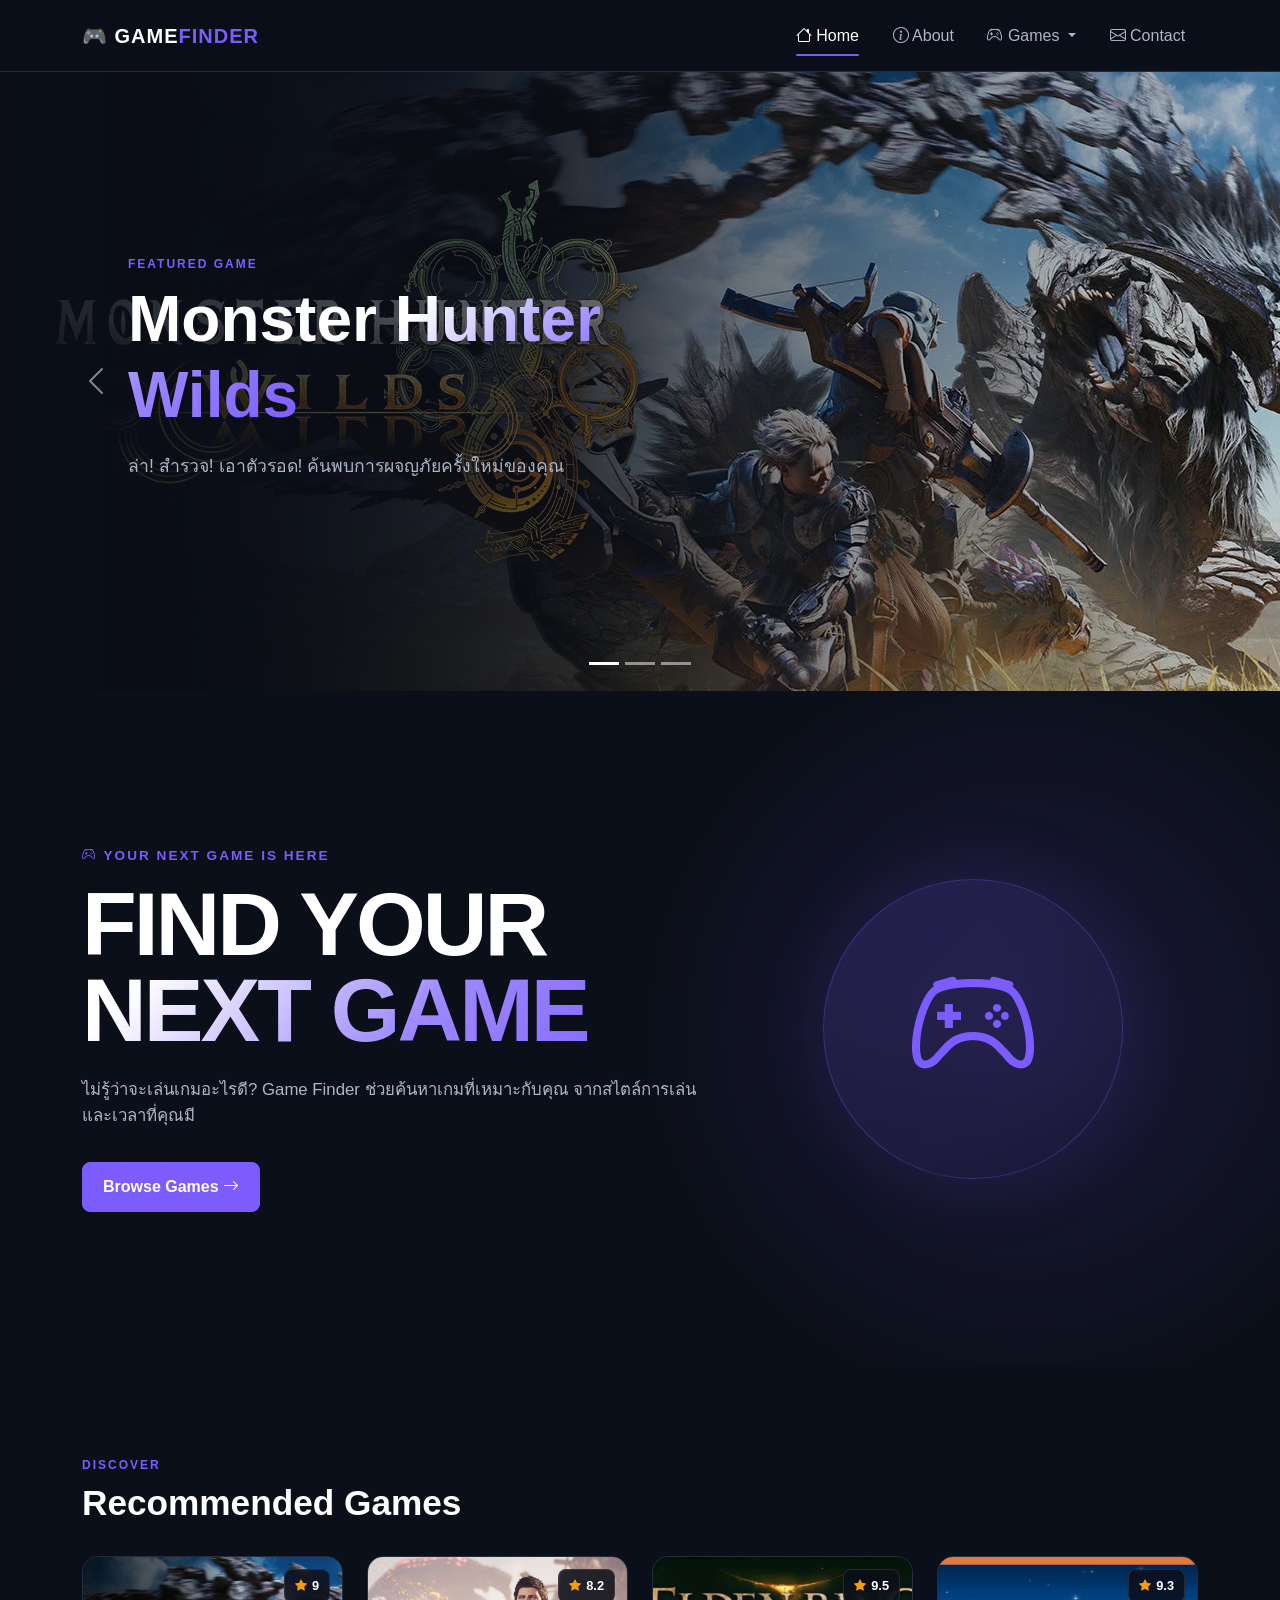
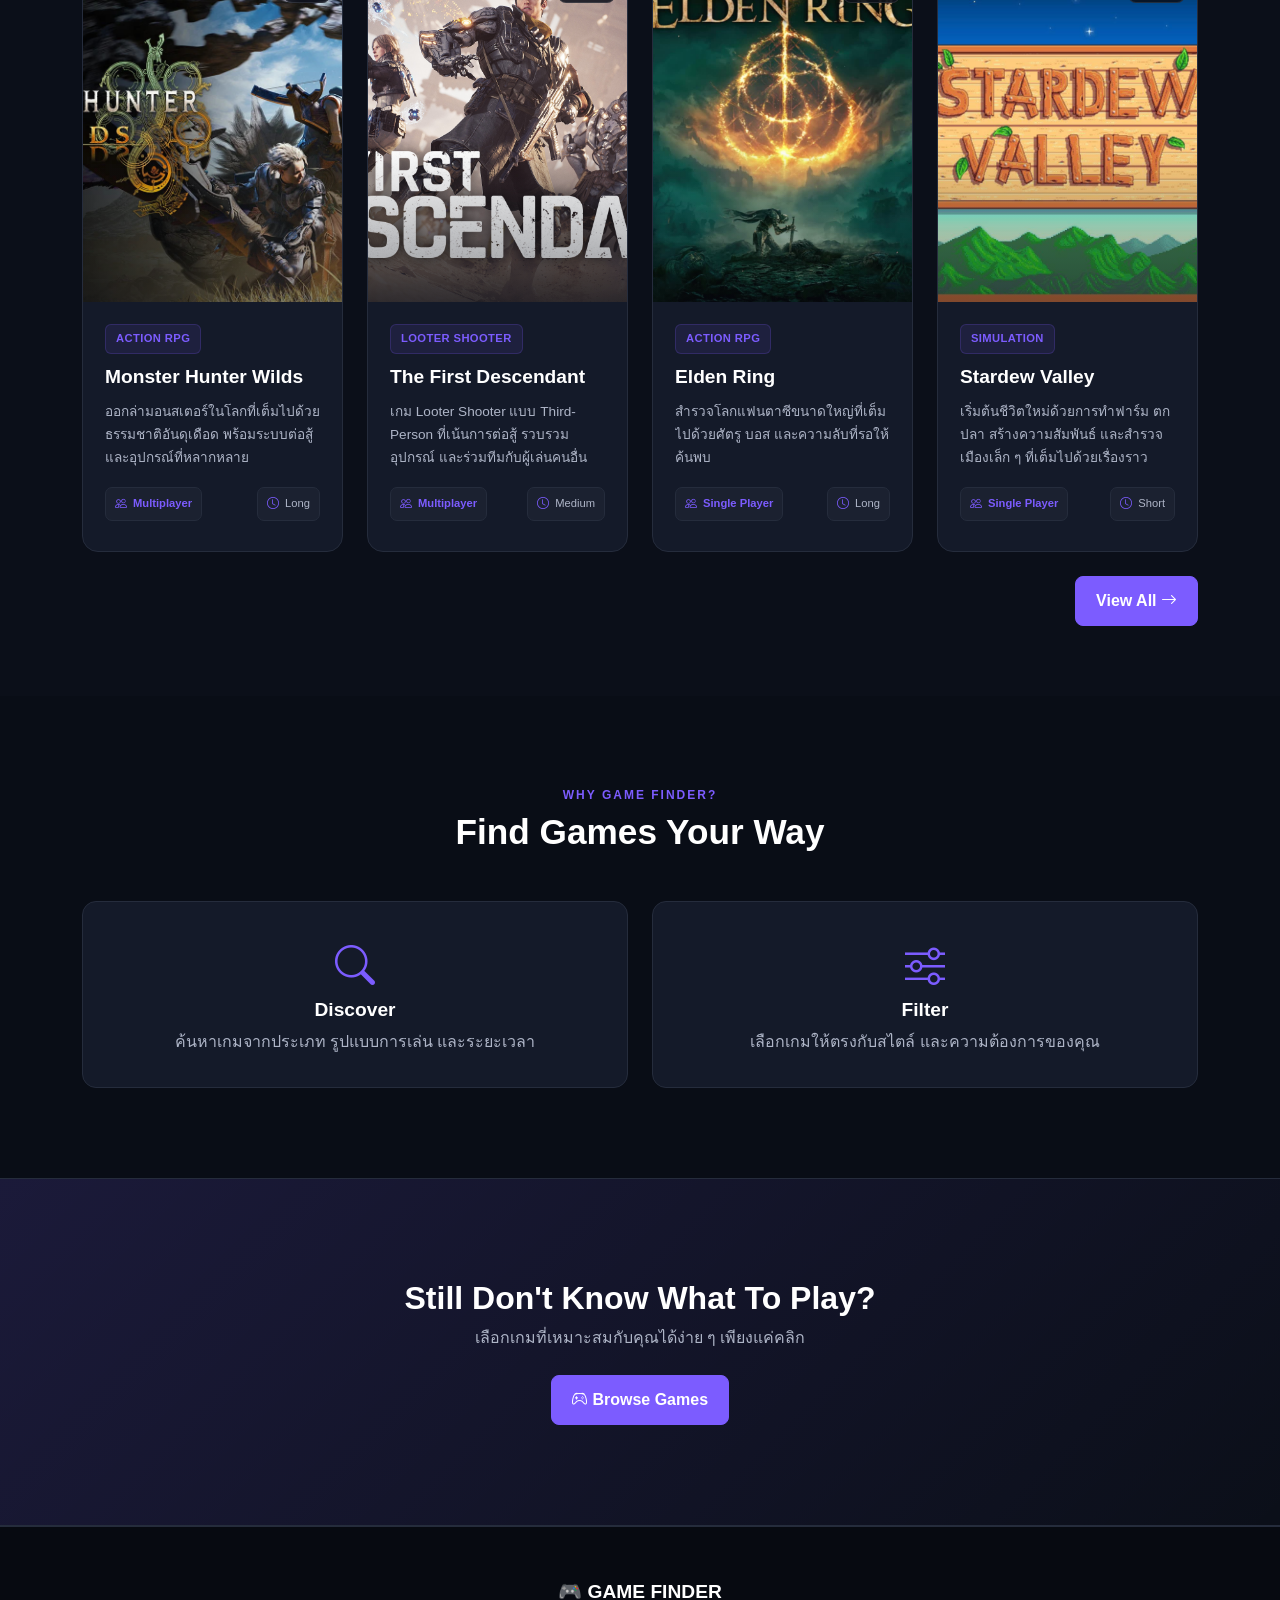
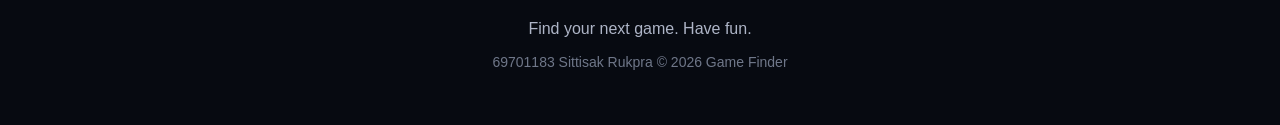
<file: index.html>
<!DOCTYPE html>
<html lang="th">

<head>

    <meta charset="UTF-8">

    <meta
        name="viewport"
        content="width=device-width, initial-scale=1.0"
    >

    <meta
        name="description"
        content="Game Finder เว็บไซต์ช่วยค้นหาเกมที่เหมาะกับคุณ"
    >

    <title>Game Finder | Find Your Next Game</title>


    <!-- Bootstrap 5 -->
    <link
        href="https://cdn.jsdelivr.net/npm/bootstrap@5.3.8/dist/css/bootstrap.min.css"
        rel="stylesheet"
    >


    <!-- Bootstrap Icons -->
    <link
        rel="stylesheet"
        href="https://cdn.jsdelivr.net/npm/bootstrap-icons@1.13.1/font/bootstrap-icons.min.css"
    >


    <!-- Custom CSS -->
    <link
        rel="stylesheet"
        href="css/style.css"
    >

</head>


<body>

    <!-- ====================================== -->
    <!-- NAVBAR -->
    <!-- ====================================== -->

    <div id="navbar"></div>


    <main>

        <!-- =========================
             HERO CAROUSEL
        ========================== -->

        <section class="home-carousel-section">

            <div
                id="gameCarousel"
                class="carousel slide carousel-fade"
                data-bs-ride="carousel"
            >


                <!-- Indicators -->

                <div class="carousel-indicators">

                    <button
                        type="button"
                        data-bs-target="#gameCarousel"
                        data-bs-slide-to="0"
                        class="active"
                        aria-current="true"
                        aria-label="Slide 1"
                    ></button>

                    <button
                        type="button"
                        data-bs-target="#gameCarousel"
                        data-bs-slide-to="1"
                        aria-label="Slide 2"
                    ></button>

                    <button
                        type="button"
                        data-bs-target="#gameCarousel"
                        data-bs-slide-to="2"
                        aria-label="Slide 3"
                    ></button>

                </div>



                <!-- Carousel Items -->

                <div class="carousel-inner">


                    <!-- Slide 1 -->

                    <div
                        class="carousel-item active"
                        data-bs-interval="5000"
                    >

                        <img
                            src="images/monster-hunter.jpg"
                            class="carousel-game-image"
                            alt="Monster Hunter Wilds"
                        >

                        <div class="carousel-overlay"></div>

                        <div class="carousel-caption-custom">

                            <p class="section-label">
                                FEATURED GAME
                            </p>

                            <h1>
                                Monster
                                <span style="
    color: transparent;
    background: linear-gradient(135deg, #ffffff 10%, #9B86FF 55%, #7C5CFF 100%);
    background-clip: text;
    -webkit-background-clip: text;">Hunter Wilds</span>
                            </h1>

                            <p>
                                ล่า! สำรวจ! เอาตัวรอด! ค้นพบการผจญภัยครั้งใหม่ของคุณ
                            </p>

                            <!--<button
                                type="button"
                                class="btn btn-primary-custom"
                                onclick="goToPage('games.html')"
                            >

                                <i class="bi bi-controller"></i>

                                Explore Games

                            </button>-->

                        </div>

                    </div>



                    <!-- Slide 2 -->

                    <div
                        class="carousel-item"
                        data-bs-interval="5000"
                    >

                        <img
                            src="images/elden-ring.jpg"
                            class="carousel-game-image"
                            alt="Elden Ring"
                        >

                        <div class="carousel-overlay"></div>

                        <div class="carousel-caption-custom">

                            <p class="section-label">
                                EXPLORE
                            </p>

                            <h1>
                                Elden <span style="
    color: transparent;
    background: linear-gradient(135deg, #ffffff 10%, #9B86FF 55%, #7C5CFF 100%);
    background-clip: text;
    -webkit-background-clip: text;">Ring</span>
                            </h1>

                            <p>
                                ก้าวเข้าสู่โลกอันกว้างใหญ่และ
                                สร้างเส้นทางแห่งการเดินทางของคุณเอง
                            </p>

                            <!--<button
                                type="button"
                                class="btn btn-primary-custom"
                                onclick="goToGameModal('Elden Ring')"
                            >

                                <i class="bi bi-info-circle"></i>

                                View Game

                            </button>-->

                        </div>

                    </div>



                    <!-- Slide 3 -->

                    <div
                        class="carousel-item"
                        data-bs-interval="5000"
                    >

                        <img
                            src="images/helldivers-2.jpg"
                            class="carousel-game-image"
                            alt="Helldivers 2"
                        >

                        <div class="carousel-overlay"></div>

                        <div class="carousel-caption-custom">

                            <p class="section-label">
                                PLAY TOGETHER
                            </p>

                            <h1>
                                Helldi<span style="
    color: transparent;
    background: linear-gradient(135deg, #ffffff 10%, #9B86FF 55%, #7C5CFF 100%);
    background-clip: text;
    -webkit-background-clip: text;">vers 2</span>
                            </h1>

                            <p>
                                รวมทีมกับเพื่อนของคุณ
                                และต่อสู้ไปด้วยกัน
                            </p>

                            <!--<button
                                type="button"
                                class="btn btn-primary-custom"
                                onclick="goToGameModal('Helldivers 2')"
                            >

                                <i class="bi bi-people"></i>

                                View Game

                            </button>-->

                        </div>

                    </div>

                </div>



                <!-- Previous -->

                <button
                    class="carousel-control-prev"
                    type="button"
                    data-bs-target="#gameCarousel"
                    data-bs-slide="prev"
                >

                    <span
                        class="carousel-control-prev-icon"
                        aria-hidden="true"
                    ></span>

                    <span class="visually-hidden">
                        Previous
                    </span>

                </button>



                <!-- Next -->

                <button
                    class="carousel-control-next"
                    type="button"
                    data-bs-target="#gameCarousel"
                    data-bs-slide="next"
                >

                    <span
                        class="carousel-control-next-icon"
                        aria-hidden="true"
                    ></span>

                    <span class="visually-hidden">
                        Next
                    </span>

                </button>

            </div>

        </section>

        <!-- ====================================== -->
        <!-- HERO -->
        <!-- ====================================== -->

        <section class="hero-section">

            <div class="container">

                <div class="row align-items-center min-vh-75">

                    <div class="col-lg-7">

                        <p class="hero-label">

                            <i class="bi bi-controller"></i>

                            YOUR NEXT GAME IS HERE

                        </p>


                        <h1 class="hero-title">

                            FIND YOUR

                            <span style="display: block;
    color: transparent;
    background: linear-gradient(135deg, #ffffff 10%, #9B86FF 55%, #7C5CFF 100%);
    background-clip: text;
    -webkit-background-clip: text;">NEXT GAME</span>

                        </h1>


                        <p class="hero-description">

                            ไม่รู้ว่าจะเล่นเกมอะไรดี?

                            <!--Game Playing ตอบโจทย์การเล่นเกมที่เหมาะกับคุณ  
                            จากสไตล์การเล่นและเวลาที่คุณมี-->

                            Game Finder ช่วยค้นหาเกมที่เหมาะกับคุณ
                            จากสไตล์การเล่นและเวลาที่คุณมี

                        </p>


                        <div class="d-flex flex-wrap gap-3">

                            <button
                                type="button"
                                class="btn btn-primary-custom"
                                onclick="goToPage('games.html')"
                            >

                                Browse Games

                                <i class="bi bi-arrow-right"></i>

                            </button>

                            <!--<button
                                type="button"
                                class="btn btn-primary-custom"
                                onclick="goToPage('finder.html')"
                            >

                                <i class="bi bi-search"></i>

                                Find My Game

                            </button>


                            <button
                                type="button"
                                class="btn btn-outline-light"
                                onclick="goToPage('games.html')"
                            >

                                Browse Games

                                <i class="bi bi-arrow-right"></i>

                            </button>-->

                        </div>

                    </div>


                    <div class="col-lg-5 d-none d-lg-block">

                        <div class="hero-decoration">

                            <i class="bi bi-controller"></i>

                        </div>

                    </div>

                </div>

            </div>

        </section>



        <!-- ====================================== -->
        <!-- RECOMMENDED GAMES -->
        <!-- ====================================== -->

        <section class="section-padding">

            <div class="container">

                <div class="section-heading">

                    <div>

                        <p class="section-label">
                            DISCOVER
                        </p>

                        <h2 class="section-title">
                            Recommended Games
                        </h2>

                    </div>

                </div>


                <div
                    id="recommendedGames"
                    class="row g-4"
                ></div>

                <div class="d-grid gap-2 d-md-flex justify-content-md-end">
                    <button
                        type="button"
                        class="btn btn-primary-custom mt-4"
                        onclick="goToPage('games.html')"
                        style="margin-bottom: -20px;"
                    >

                        View All

                        <i class="bi bi-arrow-right"></i>

                    </button>
                </div>

            </div>

        </section>



        <!-- ====================================== -->
        <!-- WHY GAME PLAYING -->
        <!-- ====================================== -->

        <section class="section-padding section-dark">

            <div class="container">

                <div class="text-center mb-5">

                    <p class="section-label">
                        WHY GAME FINDER?
                    </p>

                    <h2 class="section-title">
                        Find Games Your Way
                    </h2>

                </div>


                <div class="row g-4">


                    <div class="col-6">

                        <div class="feature-card">

                            <i class="bi bi-search feature-icon"></i>

                            <h3>
                                Discover
                            </h3>

                            <p>
                                ค้นหาเกมจากประเภท
                                รูปแบบการเล่น และระยะเวลา
                            </p>

                        </div>

                    </div>


                    <div class="col-6">

                        <div class="feature-card">

                            <i class="bi bi-sliders feature-icon"></i>

                            <h3>
                                Filter
                            </h3>

                            <p>
                                เลือกเกมให้ตรงกับสไตล์
                                และความต้องการของคุณ
                            </p>

                        </div>

                    </div>


                    <!--<div class="col-md-4">

                        <div class="feature-card">

                            <i class="bi bi-heart feature-icon"></i>

                            <h3>
                                More
                            </h3>

                            <p>
                                เจาะลึกข้อมูลเกมที่คุณสนใจ
                            </p>

                        </div>

                    </div>-->

                </div>

            </div>

        </section>



        <!-- ====================================== -->
        <!-- CTA -->
        <!-- ====================================== -->

        <section class="cta-section">

            <div class="container text-center">

                <h2>
                    Still Don't Know What To Play?
                </h2>

                <p>
                    เลือกเกมที่เหมาะสมกับคุณได้ง่าย ๆ เพียงแค่คลิก
                </p>


                <button
                    type="button"
                    class="btn btn-primary-custom"
                    onclick="goToPage('games.html')"
                >

                    <i class="bi bi-controller"></i>

                    Browse Games

                </button>

            </div>

        </section>

    </main>



    <!-- ====================================== -->
    <!-- FOOTER -->
    <!-- ====================================== -->

    <div id="footer-container"></div>



    <!-- Bootstrap JS -->

    <script
        src="https://cdn.jsdelivr.net/npm/bootstrap@5.3.8/dist/js/bootstrap.bundle.min.js"
    ></script>


    <!-- Project JS -->

    <script src="js/navbar.js"></script>

    <script src="js/games.js"></script>

    <script src="js/app.js"></script>

</body>

</html>
</file>
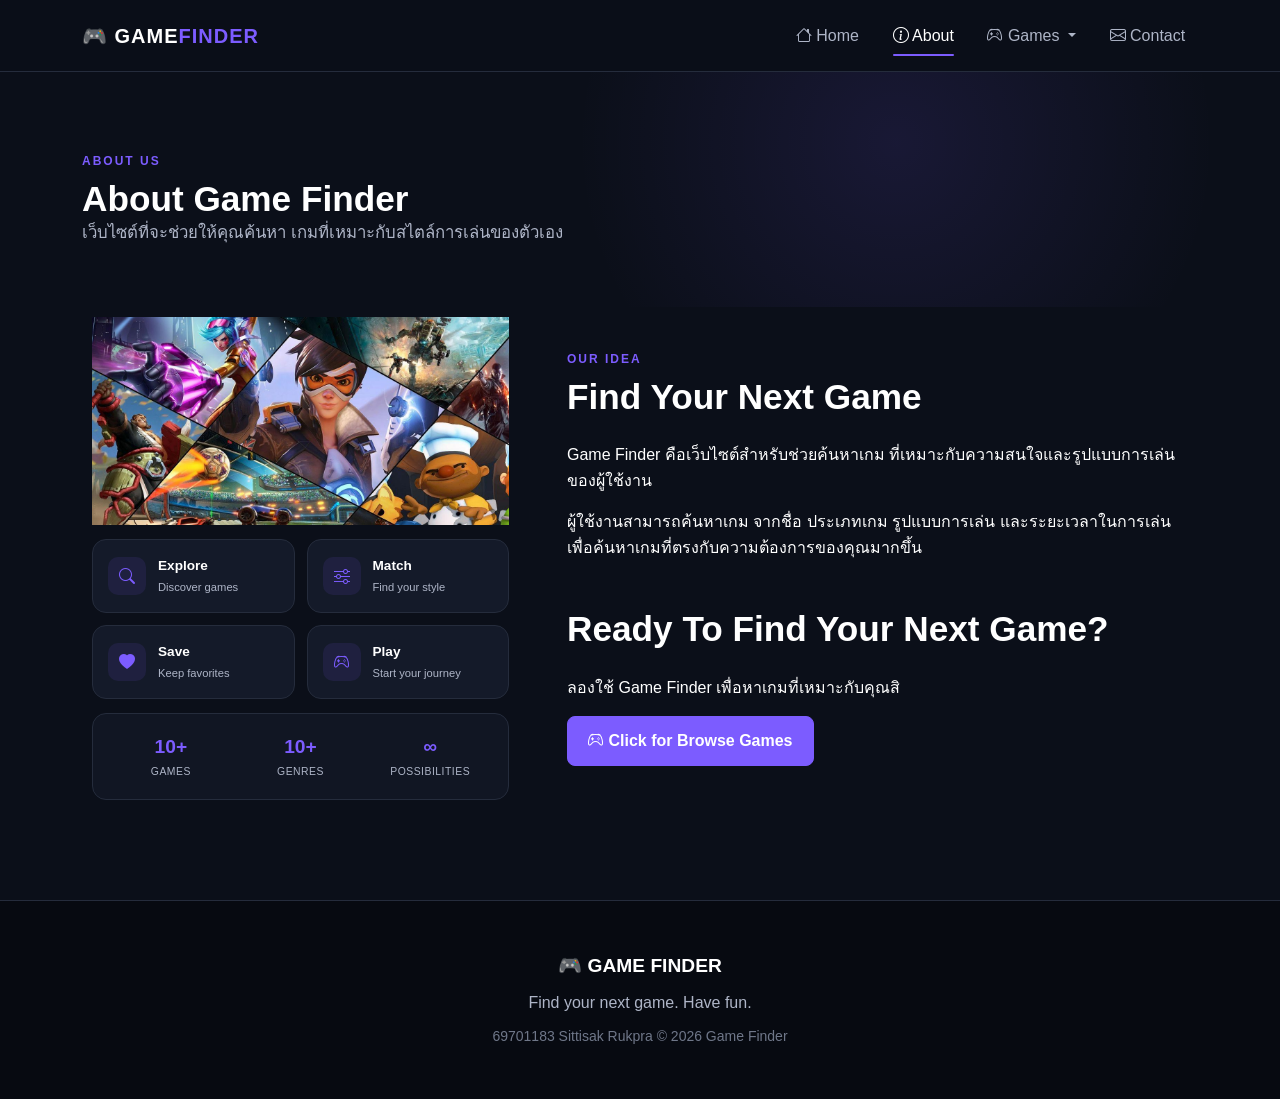
<file: about.html>
<!DOCTYPE html>
<html lang="th">

<head>

    <meta charset="UTF-8">

    <meta
        name="viewport"
        content="width=device-width, initial-scale=1.0"
    >

    <meta
        name="description"
        content="About Game Finder - Learn more about our website"
    >

    <title>
        About | Game Finder
    </title>


    <!-- Bootstrap 5 -->
    <link
        href="https://cdn.jsdelivr.net/npm/bootstrap@5.3.8/dist/css/bootstrap.min.css"
        rel="stylesheet"
    >


    <!-- Bootstrap Icons -->
    <link
        rel="stylesheet"
        href="https://cdn.jsdelivr.net/npm/bootstrap-icons@1.13.1/font/bootstrap-icons.min.css"
    >


    <!-- Custom CSS -->
    <link
        rel="stylesheet"
        href="css/style.css"
    >

</head>


<body>


    <!-- =========================
         NAVBAR
    ========================== -->

    <div id="navbar"></div>


    <main>


        <!-- =========================
             PAGE HEADER
        ========================== -->

        <section class="page-header">

            <div class="container">

                <p class="section-label">
                    ABOUT US
                </p>

                <h1 class="section-title">
                    About Game Finder
                </h1>

                <p class="hero-description">

                    <!--เว็บไซต์ที่จะช่วยให้เลือกเล่นเกม
                    ที่เหมาะกับสไตล์การเล่นของตัวเอง-->

                    เว็บไซต์ที่จะช่วยให้คุณค้นหา
                    เกมที่เหมาะกับสไตล์การเล่นของตัวเอง

                </p>

            </div>

        </section>



        <!-- =========================
             ABOUT INTRODUCTION
        ========================== -->

        <section class="section-padding pt-0">

            <div class="container">

                <div class="row align-items-center g-5">


                    <!-- Visual -->

                    <div class="col-lg-5">

                        <div class="about-game-showcase">

                            <!-- Main Card -->

                            <!--<div class="showcase-main-card">

                                <div class="showcase-top">

                                    <span class="showcase-badge">
                                        <i class="bi bi-stars"></i>
                                        GAME DISCOVERY
                                    </span>

                                    <span class="showcase-dots">
                                        • • •
                                    </span>

                                </div>

                                <div class="showcase-icon">
                                    <i class="bi bi-controller"></i>
                                </div>

                                <h3>
                                    Play Your
                                    <span>Next Game</span>
                                </h3>

                                <p>
                                    Discover games based on
                                    your play style.
                                </p>

                            </div>-->

                            <img src="images/imagesabout-gaming.jpeg" class="img-fluid" alt="Discover your next game">

                            <!-- Mini Cards -->

                            <div class="showcase-mini-grid">

                                <div class="showcase-mini-card">

                                    <i class="bi bi-search"></i>

                                    <div>
                                        <strong>Explore</strong>
                                        <small>Discover games</small>
                                    </div>

                                </div>


                                <div class="showcase-mini-card">

                                    <i class="bi bi-sliders"></i>

                                    <div>
                                        <strong>Match</strong>
                                        <small>Find your style</small>
                                    </div>

                                </div>


                                <div class="showcase-mini-card">

                                    <i class="bi bi-heart-fill"></i>

                                    <div>
                                        <strong>Save</strong>
                                        <small>Keep favorites</small>
                                    </div>

                                </div>


                                <div class="showcase-mini-card">

                                    <i class="bi bi-controller"></i>

                                    <div>
                                        <strong>Play</strong>
                                        <small>Start your journey</small>
                                    </div>

                                </div>

                            </div>


                            <!-- Bottom Stats -->

                            <div class="showcase-stats">

                                <div>
                                    <strong>10+</strong>
                                    <span>Games</span>
                                </div>

                                <div>
                                    <strong>10+</strong>
                                    <span>Genres</span>
                                </div>

                                <div>
                                    <strong>∞</strong>
                                    <span>Possibilities</span>
                                </div>

                            </div>

                        </div>

                    </div>



                    <!-- Content -->

                    <div class="col-lg-7">

                        <p class="section-label">
                            OUR IDEA
                        </p>

                        <h2 class="section-title mb-4">
                            Find Your Next Game
                        </h2>


                        <p class="about-text">

                            <!--Game Playing คือเว็บไซต์ที่ถูกออกแบบมา
                            เพื่อช่วยให้ผู้เล่นสามารถหาเกม
                            ที่เหมาะกับความสนใจและรูปแบบการเล่น
                            ของตัวเองได้ง่ายขึ้น-->

                            Game Finder คือเว็บไซต์สำหรับช่วยค้นหาเกม
                            ที่เหมาะกับความสนใจและรูปแบบการเล่นของผู้ใช้งาน

                        </p>


                        <p class="about-text">

                            <!--ผู้ใช้งานสามารถเลือกดูเกม
                            ค้นหาเกมจากชื่อ ประเภทเกม
                            รูปแบบการเล่น และระยะเวลาในการเล่น
                            เพื่อช่วยจำกัดตัวเลือกให้ตรงกับความต้องการ-->

                            ผู้ใช้งานสามารถค้นหาเกม
                            จากชื่อ ประเภทเกม รูปแบบการเล่น
                            และระยะเวลาในการเล่น
                            เพื่อค้นหาเกมที่ตรงกับความต้องการของคุณมากขึ้น

                        </p>


                        <!--<p class="about-text">

                            นอกจากนี้ผู้ใช้งานยังสามารถบันทึกเกม
                            ที่สนใจไว้ใน Favorites
                            เพื่อกลับมาดูภายหลังได้อีกด้วย

                        </p>-->

                        <h2 class="section-title mb-4 mt-5">
                            Ready To Find Your Next Game?
                        </h2>

                        <p class="about-text">

                            ลองใช้ Game Finder เพื่อหาเกมที่เหมาะกับคุณสิ

                        </p>

                        <button
                            type="button"
                            class="btn btn-primary-custom"
                            onclick="goToPage('games.html')"
                        >

                            <i class="bi bi-controller"></i>

                            Click for Browse Games

                        </button>

                            </div>

                        </div>

            </div>

        </section>



        <!-- =========================
             HOW IT WORKS
        ========================== -->

        <!-- <section class="section-padding section-dark">

            <div class="container">


                <div class="text-center mb-5">

                    <p class="section-label">
                        HOW IT WORKS
                    </p>

                    <h2 class="section-title">
                        How Game Playing Works
                    </h2>

                </div>



                <div class="row g-4">

                    <div class="col-md-4">

                        <div class="feature-card">

                            <div class="about-step">
                                01
                            </div>


                            <i class="bi bi-search feature-icon"></i>


                            <h3>
                                Explore
                            </h3>


                            <p>

                                เลือกดูเกมจากรายการ
                                และค้นหาเกมที่คุณสนใจ

                            </p>

                        </div>

                    </div>

                    <div class="col-md-4">

                        <div class="feature-card">

                            <div class="about-step">
                                02
                            </div>


                            <i class="bi bi-sliders feature-icon"></i>


                            <h3>
                                Choose
                            </h3>


                            <p>

                                ใช้ตัวกรองหรือทำแบบทดสอบ
                                เพื่อค้นหาเกมที่เหมาะกับคุณ

                            </p>

                        </div>

                    </div>

                    <div class="col-md-4">

                        <div class="feature-card">

                            <div class="about-step">
                                03
                            </div>


                            <i class="bi bi-heart feature-icon"></i>


                            <h3>
                                Save
                            </h3>


                            <p>

                                บันทึกเกมที่ชอบไว้ใน Favorites
                                และกลับมาดูได้ทุกเมื่อ

                            </p>

                        </div>

                    </div>


                </div>

            </div>

        </section> -->



        <!-- =========================
             WEBSITE FEATURES
        ========================== -->

        <!--<section class="section-padding">

            <div class="container">


                <div class="text-center mb-5">

                    <p class="section-label">
                        FEATURES
                    </p>

                    <h2 class="section-title">
                        What You Can Do
                    </h2>

                </div>



                <div class="row g-4">


                    <div class="col-md-6 col-lg-3">

                        <div class="tech-card">

                            <i class="bi bi-controller"></i>

                            <h3>
                                Browse Games
                            </h3>

                            <p>
                                ดูรายการเกมที่มีอยู่
                                และเลือกเกมที่น่าสนใจ
                            </p>

                        </div>

                    </div>



                    <div class="col-md-6 col-lg-3">

                        <div class="tech-card">

                            <i class="bi bi-search"></i>

                            <h3>
                                Search
                            </h3>

                            <p>
                                ค้นหาเกมจากชื่อ
                                ได้อย่างรวดเร็ว
                            </p>

                        </div>

                    </div>



                    <div class="col-md-6 col-lg-3">

                        <div class="tech-card">

                            <i class="bi bi-sliders"></i>

                            <h3>
                                Filter
                            </h3>

                            <p>
                                กรองเกมตาม Genre
                                Mode และ Play Time
                            </p>

                        </div>

                    </div>



                    <div class="col-md-6 col-lg-3">

                        <div class="tech-card">

                            <i class="bi bi-heart"></i>

                            <h3>
                                More
                            </h3>

                            <p>
                                เจาะลึกข้อมูลเกมที่คุณสนใจได้
                                ไว้สำหรับดูภายหลัง
                            </p>

                        </div>

                    </div>


                </div>

            </div>

        </section>-->



        <!-- =========================
             CTA
        ========================== -->

        <!--<section class="cta-section">

            <div class="container text-center">

                <h2>
                    Ready To Find Your Next Game?
                </h2>

                <p>

                    ลองใช้ Game Playing
                    เพื่อหาเกมที่เหมาะกับคุณ

                </p>


                <button
                    type="button"
                    class="btn btn-primary-custom"
                    onclick="goToPage('games.html')"
                >

                    <i class="bi bi-controller"></i>

                    Browse Games

                </button>

            </div>

        </section>-->


    </main>



    <!-- =========================
         FOOTER
    ========================== -->

    <div id="footer-container"></div>



    <!-- Bootstrap JS -->

    <script
        src="https://cdn.jsdelivr.net/npm/bootstrap@5.3.8/dist/js/bootstrap.bundle.min.js"
    ></script>


    <!-- Custom JavaScript -->

    <script src="js/navbar.js"></script>

    <script src="js/games.js"></script>

    <script src="js/app.js"></script>


</body>

</html>
</file>
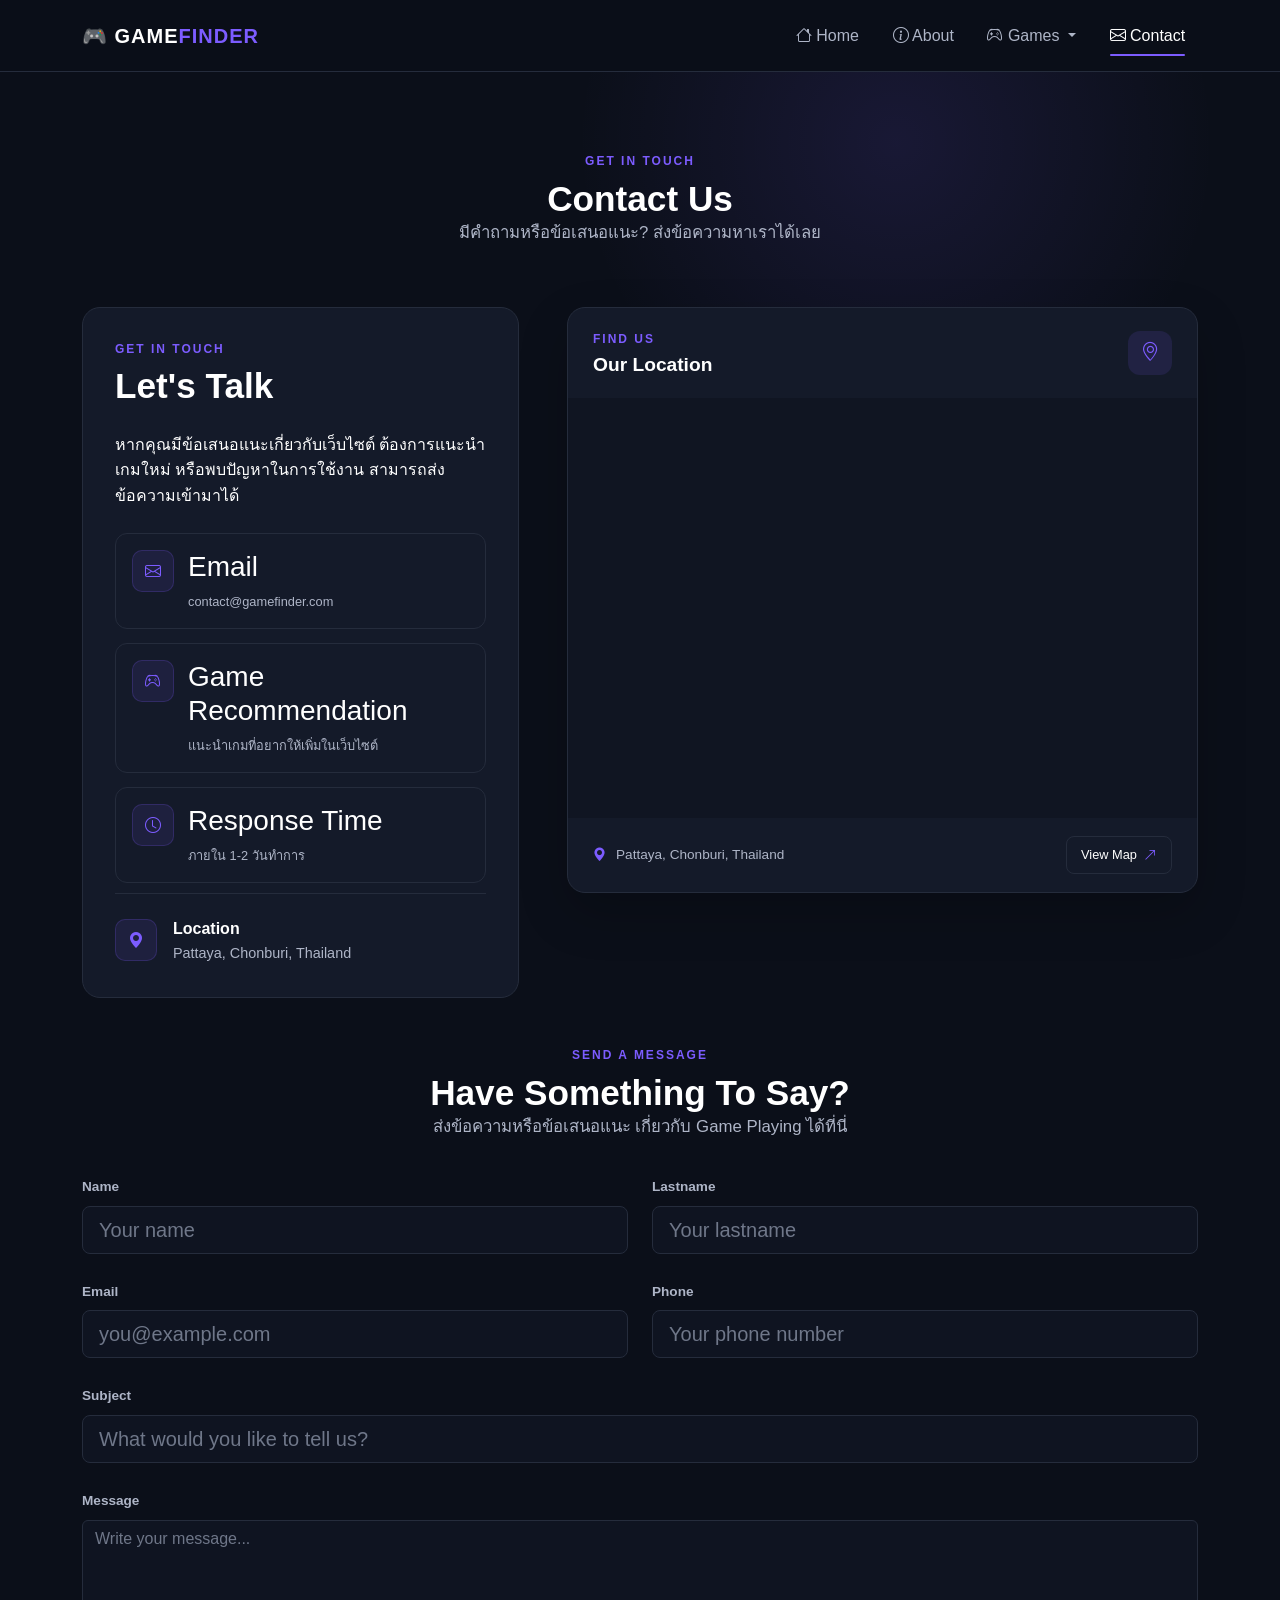
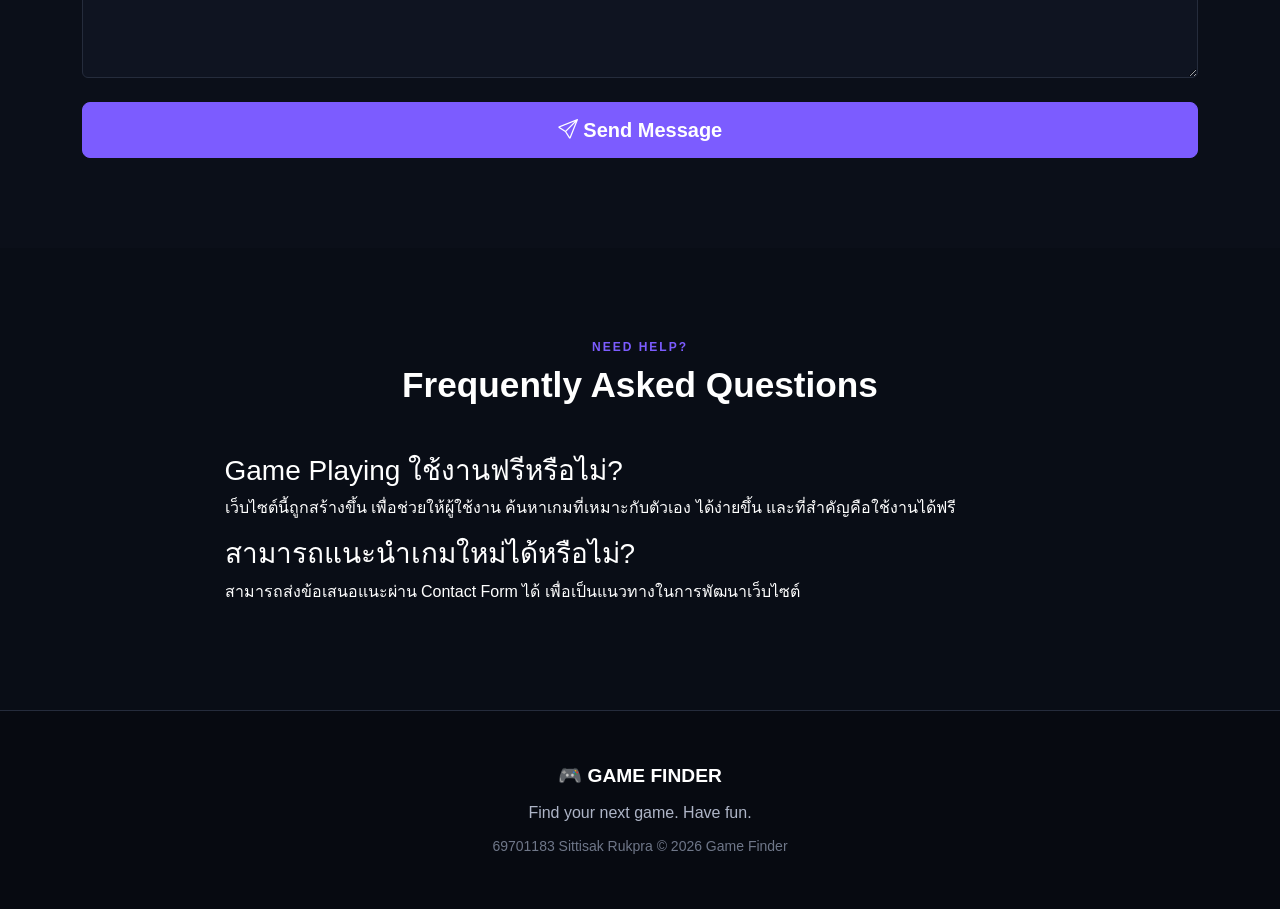
<file: contact.html>
<!DOCTYPE html>
<html lang="th">

<head>

    <meta charset="UTF-8">

    <meta
        name="viewport"
        content="width=device-width, initial-scale=1.0"
    >

    <meta
        name="description"
        content="Contact Game Finder"
    >

    <title>
        Contact | Game Finder
    </title>


    <!-- Bootstrap 5 -->

    <link
        href="https://cdn.jsdelivr.net/npm/bootstrap@5.3.8/dist/css/bootstrap.min.css"
        rel="stylesheet"
    >


    <!-- Bootstrap Icons -->

    <link
        rel="stylesheet"
        href="https://cdn.jsdelivr.net/npm/bootstrap-icons@1.13.1/font/bootstrap-icons.min.css"
    >


    <!-- Custom CSS -->

    <link
        rel="stylesheet"
        href="css/style.css"
    >

</head>


<body>


    <!-- =========================
         NAVBAR
    ========================== -->

    <div id="navbar"></div>



    <main>


        <!-- =========================
             PAGE HEADER
        ========================== -->

        <section class="page-header">

            <div class="container text-center">

                <p class="section-label">
                    GET IN TOUCH
                </p>

                <h1 class="section-title">
                    Contact Us
                </h1>

                <p class="hero-description mx-auto">

                    มีคำถามหรือข้อเสนอแนะ?
                    ส่งข้อความหาเราได้เลย

                </p>

            </div>

        </section>

        <!-- =========================
            CONTACT SECTION
        ========================== -->

        <section class="section-padding pt-0">

            <div class="container">

                <div class="row g-4 g-lg-5">

                    <!-- =====================
                        CONTACT INFORMATION
                    ====================== -->

                    <div class="col-lg-5">

                        <div class="contact-info-card">

                            <p class="section-label">
                                GET IN TOUCH
                            </p>

                            <h2 class="section-title mb-4">
                                Let's Talk
                            </h2>

                            <p class="about-text">

                                หากคุณมีข้อเสนอแนะเกี่ยวกับเว็บไซต์
                                ต้องการแนะนำเกมใหม่
                                หรือพบปัญหาในการใช้งาน
                                สามารถส่งข้อความเข้ามาได้

                            </p>


                            <!-- Contact Items -->

                            <div class="contact-info-list">


                                <!-- Email -->

                                <div class="contact-info-item">

                                    <div class="contact-icon">

                                        <i class="bi bi-envelope"></i>

                                    </div>

                                    <div>

                                        <h3>
                                            Email
                                        </h3>

                                        <p>
                                            contact@gamefinder.com
                                        </p>

                                    </div>

                                </div>


                                <!-- Game Recommendation -->

                                <div class="contact-info-item">

                                    <div class="contact-icon">

                                        <i class="bi bi-controller"></i>

                                    </div>

                                    <div>

                                        <h3>
                                            Game Recommendation
                                        </h3>

                                        <p>
                                            แนะนำเกมที่อยากให้เพิ่มในเว็บไซต์
                                        </p>

                                    </div>

                                </div>


                                <!-- Response -->

                                <div class="contact-info-item">

                                    <div class="contact-icon">

                                        <i class="bi bi-clock"></i>

                                    </div>

                                    <div>

                                        <h3>
                                            Response Time
                                        </h3>

                                        <p>
                                            ภายใน 1-2 วันทำการ
                                        </p>

                                    </div>

                                </div>

                            </div>


                            <!-- Location -->

                            <div class="contact-location">

                                <div class="contact-icon">

                                    <i class="bi bi-geo-alt-fill"></i>

                                </div>

                                <div>

                                    <h3>
                                        Location
                                    </h3>

                                    <p>
                                        Pattaya, Chonburi, Thailand
                                    </p>

                                </div>

                            </div>


                        </div>

                    </div>


                    <!-- =====================
                        GOOGLE MAP
                    ====================== -->

                    <div class="col-lg-7">

                        <div class="map-card">

                            <div class="map-header">

                                <div>

                                    <p class="section-label mb-1">
                                        FIND US
                                    </p>

                                    <h3>
                                        Our Location
                                    </h3>

                                </div>

                                <div class="map-header-icon">

                                    <i class="bi bi-geo-alt"></i>

                                </div>

                            </div>


                            <!-- Google Maps -->

                            <div class="google-map">

                                <iframe
                                    src="https://www.google.com/maps?q=Pattaya,Chonburi,Thailand&output=embed"
                                    width="100%"
                                    height="420"
                                    style="border:0;"
                                    allowfullscreen=""
                                    loading="lazy"
                                    referrerpolicy="no-referrer-when-downgrade"
                                    title="Game Finder Location"
                                >
                                </iframe>

                            </div>


                            <!-- Map Footer -->

                            <div class="map-footer">

                                <div>

                                    <i class="bi bi-geo-alt-fill"></i>

                                    <span>
                                        Pattaya, Chonburi, Thailand
                                    </span>

                                </div>
                                
                                <button
                                    type="button"
                                    class="map-button"
                                    onclick="openMap()"
                                >

                                    View Map

                                    <i class="bi bi-arrow-up-right"></i>

                                </button>

                            </div>

                        </div>

                    </div>

                </div>


                <!-- =====================
                    CONTACT FORM
                ====================== -->

                <div class="row mt-5">

                    <div class="col-12">

                        <div class="contact-form-card">

                            <div class="text-center mb-4">

                                <p class="section-label">
                                    SEND A MESSAGE
                                </p>

                                <h2 class="section-title">
                                    Have Something To Say?
                                </h2>

                                <p class="hero-description mx-auto">

                                    ส่งข้อความหรือข้อเสนอแนะ
                                    เกี่ยวกับ Game Playing ได้ที่นี่

                                </p>

                            </div>

                            <div
                                id="contactAlert"
                                class="alert alert-warning custom-alert d-none"
                                role="alert"
                            >
                                <i class="bi bi-exclamation-triangle-fill"></i>

                                <div>
                                    <strong>ข้อมูลยังไม่ครบ</strong>

                                    <p>
                                        กรุณากรอกข้อมูลให้ครบทุกช่องก่อนส่งข้อความ
                                    </p>
                                </div>

                            </div>


                            <form id="contactForm" novalidate>

                                <div class="row g-4">


                                    <!-- Name -->

                                    <div class="col-md-6">

                                        <label
                                            for="name"
                                            class="form-label"
                                        >
                                            Name
                                        </label>

                                        <input
                                            type="text"
                                            id="name"
                                            class="form-control form-control-lg"
                                            placeholder="Your name"
                                            required
                                        >

                                    </div>

                                    <!-- Lastname -->

                                    <div class="col-md-6">

                                        <label
                                            for="lastname"
                                            class="form-label"
                                        >
                                            Lastname
                                        </label>

                                        <input
                                            type="text"
                                            id="lastname"
                                            class="form-control form-control-lg"
                                            placeholder="Your lastname"
                                            required
                                        >

                                    </div>


                                    <!-- Email -->

                                    <div class="col-md-6">

                                        <label
                                            for="email"
                                            class="form-label"
                                        >
                                            Email
                                        </label>

                                        <input
                                            type="email"
                                            id="email"
                                            class="form-control form-control-lg"
                                            placeholder="you@example.com"
                                            required
                                        >

                                    </div>

                                    <!-- Phone -->

                                    <div class="col-md-6">

                                        <label
                                            for="phone"
                                            class="form-label"
                                        >
                                            Phone
                                        </label>

                                        <input
                                            type="number"
                                            id="phone"
                                            class="form-control form-control-lg"
                                            placeholder="Your phone number"
                                            required
                                        >

                                    </div>


                                    <!-- Subject -->

                                    <div class="col-12">

                                        <label
                                            for="subject"
                                            class="form-label"
                                        >
                                            Subject
                                        </label>

                                        <input
                                            type="text"
                                            id="subject"
                                            class="form-control form-control-lg"
                                            placeholder="What would you like to tell us?"
                                            required
                                        >

                                    </div>


                                    <!-- Message -->

                                    <div class="col-12">

                                        <label
                                            for="message"
                                            class="form-label"
                                        >
                                            Message
                                        </label>

                                        <textarea
                                            id="message"
                                            class="form-control"
                                            rows="6"
                                            placeholder="Write your message..."
                                            required
                                        ></textarea>

                                    </div>


                                    <!-- Submit -->

                                    <div class="col-12">

                                        <button
                                            type="submit"
                                            class="btn btn-primary-custom btn-lg w-100"
                                        >

                                            <i class="bi bi-send"></i>

                                            Send Message

                                        </button>

                                    </div>

                                </div>

                            </form>


                            <!-- Success Message -->

                            <div
                                id="contactSuccess"
                                class="contact-success d-none"
                            >

                                <i class="bi bi-check-circle"></i>

                                <h3>
                                    Message Sent!
                                </h3>

                                <p>

                                    ขอบคุณสำหรับข้อความ
                                    เราจะนำข้อเสนอแนะของคุณ
                                    ไปพิจารณาต่อไป

                                </p>

                            </div>

                        </div>

                    </div>

                </div>

            </div>

        </section>



        <!-- =========================
             FAQ
        ========================== -->

        <section class="section-padding section-dark">

            <div class="container">


                <div class="text-center mb-5">

                    <p class="section-label">
                        NEED HELP?
                    </p>

                    <h2 class="section-title">
                        Frequently Asked Questions
                    </h2>

                </div>



                <div class="row justify-content-center">

                    <div class="col-lg-9">


                        <!-- FAQ 1 -->

                        <div class="faq-item">

                            <h3>
                                Game Playing ใช้งานฟรีหรือไม่?
                            </h3>

                            <p>

                                <!--เว็บไซต์นี้ถูกสร้างขึ้น
                                เพื่อช่วยให้ผู้ใช้งาน
                                หาเกมที่เหมาะกับตัวเอง
                                ได้ง่ายขึ้น และที่สำคัญคือใช้งานได้ฟรี-->

                                เว็บไซต์นี้ถูกสร้างขึ้น
                                เพื่อช่วยให้ผู้ใช้งาน
                                ค้นหาเกมที่เหมาะกับตัวเอง
                                ได้ง่ายขึ้น และที่สำคัญคือใช้งานได้ฟรี

                            </p>

                        </div>



                        <!-- FAQ 2 -->

                        <!--<div class="faq-item">

                            <h3>
                                Favorites เก็บข้อมูลไว้ที่ไหน?
                            </h3>

                            <p>

                                รายการ Favorites จะถูกเก็บไว้ใน
                                Local Storage ของ Browser
                                โดยไม่จำเป็นต้องใช้ Database

                            </p>

                        </div>-->



                        <!-- FAQ 3 -->

                        <div class="faq-item">

                            <h3>
                                สามารถแนะนำเกมใหม่ได้หรือไม่?
                            </h3>

                            <p>

                                สามารถส่งข้อเสนอแนะผ่าน
                                Contact Form ได้
                                เพื่อเป็นแนวทางในการพัฒนาเว็บไซต์

                            </p>

                        </div>



                        <!-- FAQ 4 -->

                        <!--<div class="faq-item">

                            <h3>
                                Contact Form ส่งข้อมูลจริงหรือไม่?
                            </h3>

                            <p>

                                แบบฟอร์มนี้เป็นระบบ Front-end
                                สำหรับการสาธิตการทำงานของเว็บไซต์
                                ข้อมูลจะยังไม่ได้ถูกส่งไปยัง Server
                                หรือ Database จริง

                            </p>

                        </div>-->


                    </div>

                </div>

            </div>

        </section>



    </main>



    <!-- =========================
         FOOTER
    ========================== -->

    <div id="footer-container"></div>



    <!-- Bootstrap JS -->

    <script
        src="https://cdn.jsdelivr.net/npm/bootstrap@5.3.8/dist/js/bootstrap.bundle.min.js"
    ></script>



    <!-- Custom JavaScript -->

    <script src="js/navbar.js"></script>

    <script src="js/games.js"></script>

    <script src="js/app.js"></script>



    <!-- Contact Form JavaScript -->

    <script>

        document.addEventListener(
            "DOMContentLoaded",
            function () {

                const form =
                    document.getElementById(
                        "contactForm"
                    );

                const alertBox =
                    document.getElementById(
                        "contactAlert"
                    );

                const success =
                    document.getElementById(
                        "contactSuccess"
                    );


                // ถ้าไม่มี Form ให้หยุดทำงาน

                if (!form) {
                    return;
                }


                form.addEventListener(
                    "submit",
                    function (event) {

                        event.preventDefault();


                        // =====================================
                        // CHECK FORM
                        // =====================================

                        if (!form.checkValidity()) {

                            event.stopPropagation();


                            // แสดง Bootstrap Alert

                            if (alertBox) {

                                alertBox.classList.remove(
                                    "d-none"
                                );

                            }


                            // แสดง Validation ของ Bootstrap

                            form.classList.add(
                                "was-validated"
                            );


                            // เลื่อนไปหา Alert

                            if (alertBox) {

                                alertBox.scrollIntoView({
                                    behavior: "smooth",
                                    block: "center"
                                });

                            }

                            return;
                        }


                        // =====================================
                        // FORM COMPLETE
                        // =====================================

                        if (alertBox) {

                            alertBox.classList.add(
                                "d-none"
                            );

                        }


                        form.classList.add(
                            "d-none"
                        );


                        if (success) {

                            success.classList.remove(
                                "d-none"
                            );

                        }

                    }
                );


                // =====================================
                // HIDE ALERT WHEN USER STARTS FIXING FORM
                // =====================================

                form.addEventListener(
                    "input",
                    function () {

                        if (alertBox) {

                            alertBox.classList.add(
                                "d-none"
                            );

                        }

                    }
                );

            }
        );

    </script>


</body>

</html>
</file>
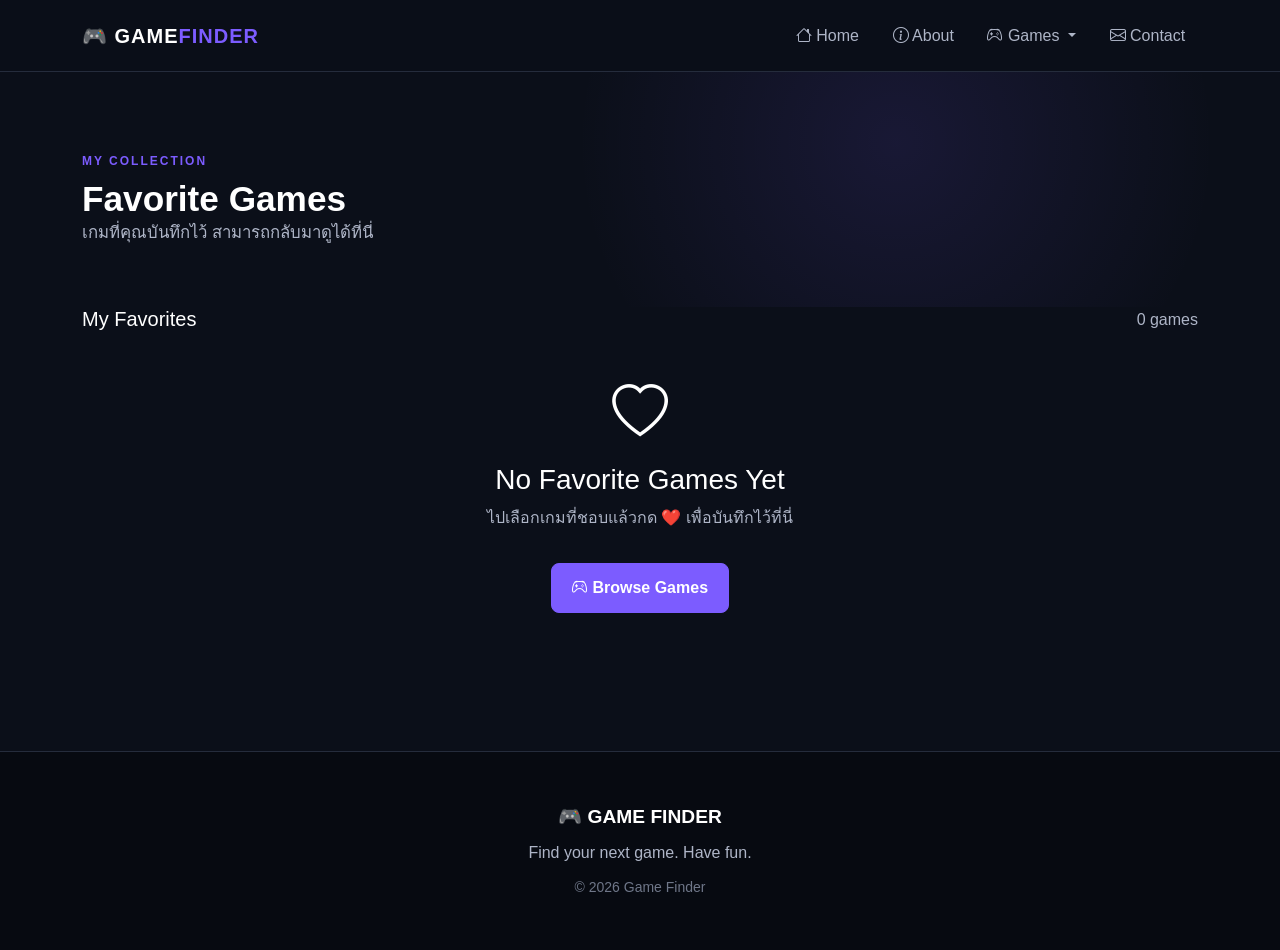
<file: favorites.html>
<!DOCTYPE html>
<html lang="th">

<head>

    <meta charset="UTF-8">

    <meta
        name="viewport"
        content="width=device-width, initial-scale=1.0"
    >

    <meta
        name="description"
        content="Game Finder - Favorite Games"
    >

    <title>Favorites | Game Finder</title>


    <!-- Bootstrap -->

    <link
        href="https://cdn.jsdelivr.net/npm/bootstrap@5.3.8/dist/css/bootstrap.min.css"
        rel="stylesheet"
    >


    <!-- Bootstrap Icons -->

    <link
        rel="stylesheet"
        href="https://cdn.jsdelivr.net/npm/bootstrap-icons@1.13.1/font/bootstrap-icons.min.css"
    >


    <!-- Custom CSS -->

    <link
        rel="stylesheet"
        href="css/style.css"
    >

</head>


<body>

    <!-- NAVBAR -->

    <div id="navbar"></div>


    <main>

        <!-- HEADER -->

        <section class="page-header">

            <div class="container">

                <p class="section-label">
                    MY COLLECTION
                </p>

                <h1 class="section-title">
                    Favorite Games
                </h1>

                <p class="hero-description">
                    เกมที่คุณบันทึกไว้
                    สามารถกลับมาดูได้ที่นี่
                </p>

            </div>

        </section>



        <!-- FAVORITES -->

        <section class="section-padding pt-0">

            <div class="container">


                <!-- COUNT -->

                <div class="d-flex justify-content-between align-items-center mb-4">

                    <h2 class="h5 mb-0">
                        My Favorites
                    </h2>


                    <span
                        id="favoriteCount"
                        class="text-secondary"
                    >
                        0 games
                    </span>

                </div>



                <!-- FAVORITE GAMES -->

                <div
                    id="favoritesContainer"
                    class="row g-4"
                ></div>



                <!-- EMPTY -->

                <div
                    id="emptyFavorites"
                    class="text-center py-5 d-none"
                >

                    <i class="bi bi-heart display-4"></i>

                    <h3 class="mt-3">
                        No Favorite Games Yet
                    </h3>

                    <p class="text-secondary">
                        ไปเลือกเกมที่ชอบแล้วกด ❤️
                        เพื่อบันทึกไว้ที่นี่
                    </p>


                    <button
                        type="button"
                        class="btn btn-primary-custom mt-3"
                        onclick="goToPage('games.html')"
                    >

                        <i class="bi bi-controller"></i>

                        Browse Games

                    </button>

                </div>

            </div>

        </section>

    </main>



    <!-- FOOTER -->

    <footer class="site-footer">

        <div class="container text-center">

            <div class="footer-logo">
                🎮 GAME FINDER
            </div>

            <p>
                Find your next game. Have fun.
            </p>

            <small>
                © 2026 Game Finder
            </small>

        </div>

    </footer>



    <!-- Bootstrap JS -->

    <script
        src="https://cdn.jsdelivr.net/npm/bootstrap@5.3.8/dist/js/bootstrap.bundle.min.js"
    ></script>


    <!-- Project JS -->

    <script src="js/navbar.js"></script>

    <script src="js/games.js"></script>

    <script src="js/app.js"></script>

</body>

</html>
</file>
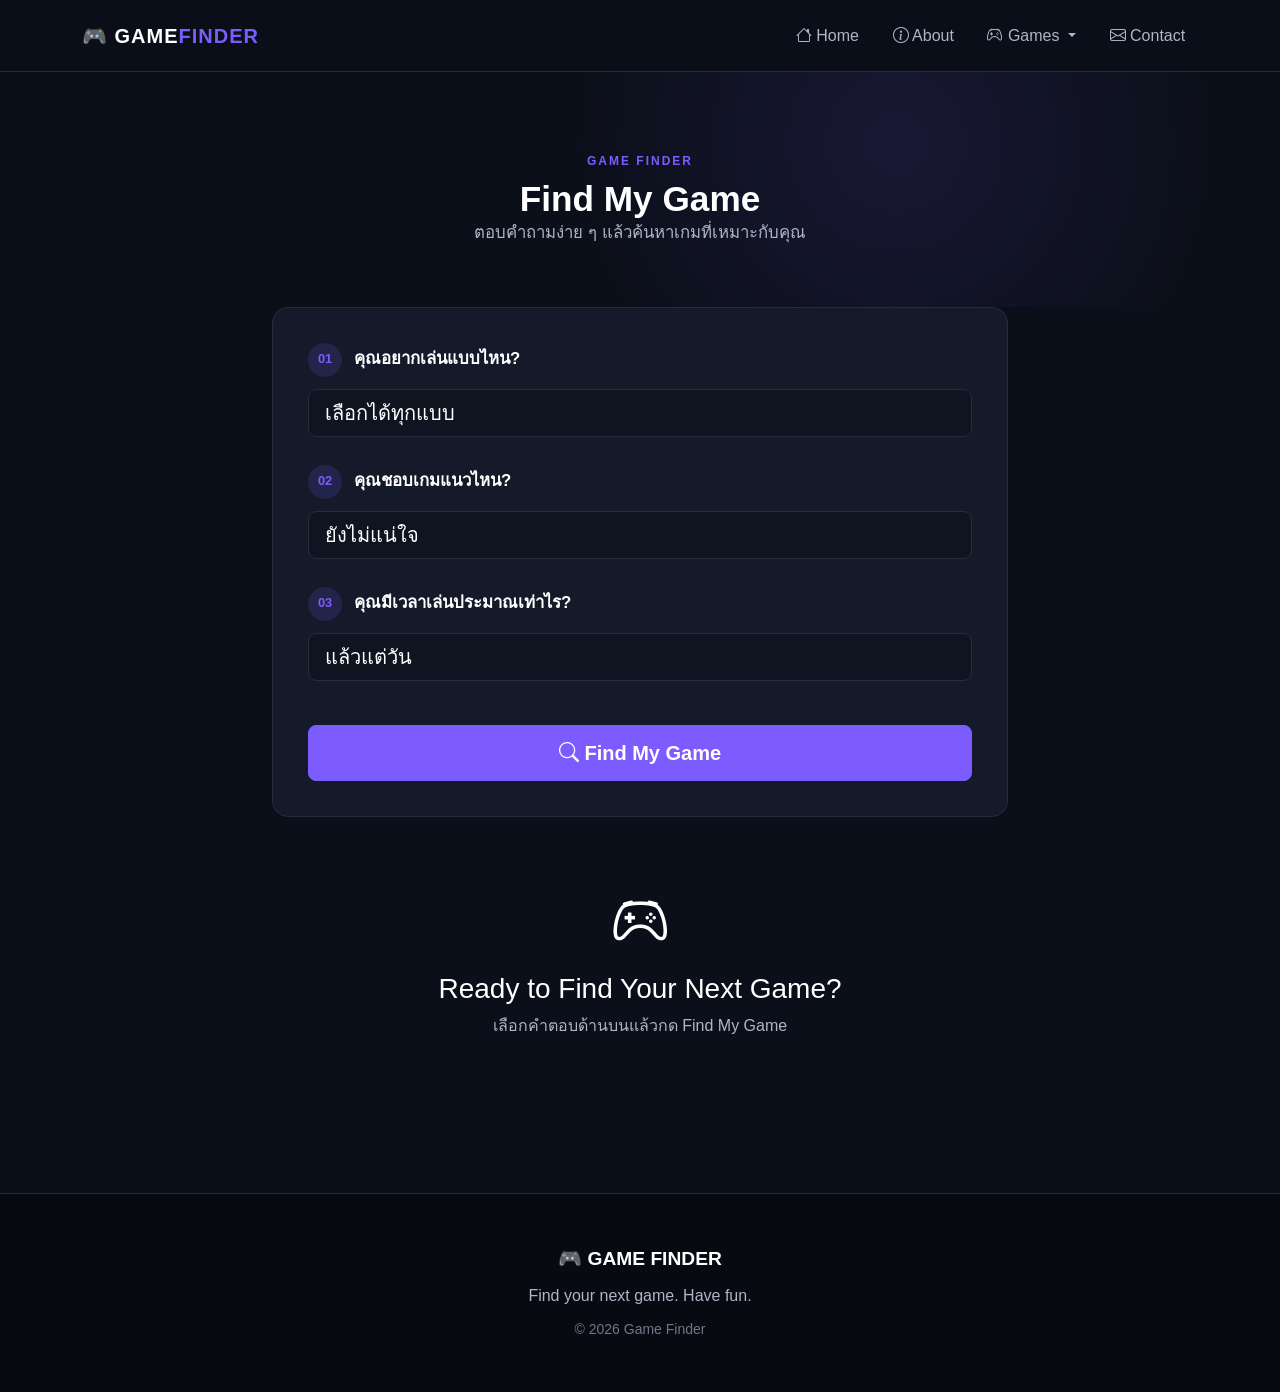
<file: finder.html>
<!DOCTYPE html>
<html lang="th">

<head>

    <meta charset="UTF-8">

    <meta
        name="viewport"
        content="width=device-width, initial-scale=1.0"
    >

    <meta
        name="description"
        content="Game Finder - Find your next game"
    >

    <title>Find My Game | Game Finder</title>


    <!-- Bootstrap -->

    <link
        href="https://cdn.jsdelivr.net/npm/bootstrap@5.3.8/dist/css/bootstrap.min.css"
        rel="stylesheet"
    >


    <!-- Bootstrap Icons -->

    <link
        rel="stylesheet"
        href="https://cdn.jsdelivr.net/npm/bootstrap-icons@1.13.1/font/bootstrap-icons.min.css"
    >


    <!-- Custom CSS -->

    <link
        rel="stylesheet"
        href="css/style.css"
    >

</head>


<body>

    <!-- NAVBAR -->

    <div id="navbar"></div>


    <main>

        <!-- HEADER -->

        <section class="page-header">

            <div class="container text-center">

                <p class="section-label">
                    GAME FINDER
                </p>

                <h1 class="section-title">
                    Find My Game
                </h1>

                <p class="hero-description mx-auto">
                    ตอบคำถามง่าย ๆ
                    แล้วค้นหาเกมที่เหมาะกับคุณ
                </p>

            </div>

        </section>



        <!-- FINDER -->

        <section class="section-padding pt-0">

            <div class="container">

                <div class="row justify-content-center">

                    <div class="col-lg-8">

                        <div class="finder-card">


                            <!-- QUESTION 1 -->

                            <div class="finder-question">

                                <label
                                    for="modeSelect"
                                    class="finder-label"
                                >

                                    <span>01</span>

                                    คุณอยากเล่นแบบไหน?

                                </label>


                                <select
                                    id="modeSelect"
                                    class="form-select form-select-lg"
                                >

                                    <option value="all">
                                        เลือกได้ทุกแบบ
                                    </option>

                                    <option value="Single Player">
                                        เล่นคนเดียว
                                    </option>

                                    <option value="Multiplayer">
                                        เล่นกับเพื่อน
                                    </option>

                                </select>

                            </div>



                            <!-- QUESTION 2 -->

                            <div class="finder-question">

                                <label
                                    for="genreSelect"
                                    class="finder-label"
                                >

                                    <span>02</span>

                                    คุณชอบเกมแนวไหน?

                                </label>


                                <select
                                    id="genreSelect"
                                    class="form-select form-select-lg"
                                >

                                    <option value="all">
                                        ยังไม่แน่ใจ
                                    </option>

                                    <option value="Action RPG">
                                        Action RPG
                                    </option>

                                    <option value="Looter Shooter">
                                        Looter Shooter
                                    </option>

                                    <option value="Simulation">
                                        Simulation
                                    </option>

                                    <option value="Roguelike">
                                        Roguelike
                                    </option>

                                    <option value="Shooter">
                                        Shooter
                                    </option>

                                </select>

                            </div>



                            <!-- QUESTION 3 -->

                            <div class="finder-question">

                                <label
                                    for="timeSelect"
                                    class="finder-label"
                                >

                                    <span>03</span>

                                    คุณมีเวลาเล่นประมาณเท่าไร?

                                </label>


                                <select
                                    id="timeSelect"
                                    class="form-select form-select-lg"
                                >

                                    <option value="all">
                                        แล้วแต่วัน
                                    </option>

                                    <option value="Short">
                                        มีเวลาน้อย
                                    </option>

                                    <option value="Medium">
                                        มีเวลาปานกลาง
                                    </option>

                                    <option value="Long">
                                        มีเวลาเยอะ
                                    </option>

                                </select>

                            </div>



                            <!-- BUTTON -->

                            <button
                                type="button"
                                id="findGameButton"
                                class="btn btn-primary-custom btn-lg w-100 mt-3"
                            >

                                <i class="bi bi-search"></i>

                                Find My Game

                            </button>

                        </div>

                    </div>

                </div>



                <!-- RESULTS -->

                <div
                    id="finderResults"
                    class="row g-4 mt-4"
                ></div>



                <!-- MESSAGE -->

                <div
                    id="finderMessage"
                    class="text-center py-5"
                >

                    <i class="bi bi-controller display-4"></i>

                    <h3 class="mt-3">
                        Ready to Find Your Next Game?
                    </h3>

                    <p class="text-secondary">
                        เลือกคำตอบด้านบนแล้วกด Find My Game
                    </p>

                </div>

            </div>

        </section>

    </main>



    <!-- FOOTER -->

    <footer class="site-footer">

        <div class="container text-center">

            <div class="footer-logo">
                🎮 GAME FINDER
            </div>

            <p>
                Find your next game. Have fun.
            </p>

            <small>
                © 2026 Game Finder
            </small>

        </div>

    </footer>



    <!-- Bootstrap JS -->

    <script
        src="https://cdn.jsdelivr.net/npm/bootstrap@5.3.8/dist/js/bootstrap.bundle.min.js"
    ></script>


    <!-- Project JS -->

    <script src="js/navbar.js"></script>

    <script src="js/games.js"></script>

    <script src="js/app.js"></script>

</body>

</html>
</file>
<file: css/style.css>
/* ============================================
   GAME FINDER
   Custom CSS
   ============================================ */


/* ============================================
   GLOBAL
   ============================================ */

:root {

    --bg-main: #0B0F19;

    --bg-card: #141A29;

    --bg-dark: #090D16;

    --border: #252C3C;

    --primary: #7C5CFF;

    --primary-hover: #6948F5;

    --text-main: #FFFFFF;

    --text-secondary: #AEB5C7;

}


* {
    box-sizing: border-box;
}


html {
    scroll-behavior: smooth;
}


body {

    margin: 0;

    padding: 0;

    background: var(--bg-main);

    color: var(--text-main);

    font-family:
        Arial,
        Helvetica,
        sans-serif;

    line-height: 1.6;

    padding-top: 72px;

}


button,
input,
select {
    font-family: inherit;
}


button {
    cursor: pointer;
}


.text-secondary {
    color: var(--text-secondary) !important;
}



/* ============================================
   NAVBAR
   ============================================ */

.custom-navbar {

    background: rgba(11, 15, 25, 0.95);

    border-bottom:
        1px solid var(--border);

    min-height: 72px;

    backdrop-filter: blur(10px);

}


.navbar-brand {

    color: #FFFFFF !important;

    font-size: 1.25rem;

    font-weight: 800;

    letter-spacing: 1px;

}


.navbar-brand span {

    color: var(--primary);

}


.navbar-nav {

    gap: 8px;

}


.nav-link {

    color: var(--text-secondary) !important;

    background: transparent !important;

    border: 0 !important;

    position: relative;

    padding:
        0.6rem 0.8rem !important;

    transition:
        color 0.2s ease;

}


.nav-link:hover {

    color: #FFFFFF !important;

}


.nav-link.active {

    color: #FFFFFF !important;

}


.nav-link.active::before {

    content: "";

    position: absolute;

    left: 0.8rem;

    right: 0.8rem;

    bottom: 2px;

    height: 2px;

    background: var(--primary);

    border-radius: 10px;

}


.navbar-toggler {

    border-color: var(--border);

}


.navbar-toggler:focus {

    box-shadow:
        0 0 0 0.2rem
        rgba(124, 92, 255, 0.25);

}



/* ============================================
   HERO
   ============================================ */

.hero-section {

    position: relative;

    min-height: 75vh;

    display: flex;

    align-items: center;

    overflow: hidden;

    background:
        radial-gradient(
            circle at 80% 50%,
            rgba(124, 92, 255, 0.15),
            transparent 35%
        );

}


.min-vh-75 {

    min-height: 75vh;

}


.hero-label {

    color: var(--primary);

    font-size: 0.85rem;

    font-weight: 700;

    letter-spacing: 2px;

    margin-bottom: 1rem;

}


.hero-title {

    font-size:
        clamp(3rem, 7vw, 6.5rem);

    line-height: 0.95;

    font-weight: 900;

    letter-spacing: -3px;

    margin-bottom: 1.5rem;

}


.hero-title span {

    display: block;

    color: var(--primary);

}


.hero-description {

    color: var(--text-secondary);

    font-size: 1.05rem;

    max-width: 650px;

    margin-bottom: 2rem;

}


.hero-decoration {

    width: 300px;

    height: 300px;

    margin: auto;

    border-radius: 50%;

    display: flex;

    align-items: center;

    justify-content: center;

    background:
        linear-gradient(
            135deg,
            rgba(124, 92, 255, 0.18),
            rgba(124, 92, 255, 0.03)
        );

    border:
        1px solid
        rgba(124, 92, 255, 0.3);

    box-shadow:
        0 0 80px
        rgba(124, 92, 255, 0.15);

    animation:
        float 4s ease-in-out infinite;

}


.hero-decoration i {

    font-size: 8rem;

    color: var(--primary);

}


@keyframes float {

    0%,
    100% {

        transform: translateY(0);

    }

    50% {

        transform: translateY(-15px);

    }

}



/* ============================================
   BUTTONS
   ============================================ */

.btn-primary-custom {

    background: var(--primary);

    border:
        1px solid
        var(--primary);

    color: #FFFFFF;

    font-weight: 700;

    padding:
        0.75rem 1.25rem;

    border-radius: 8px;

}


.btn-primary-custom:hover {

    background:
        var(--primary-hover);

    border-color:
        var(--primary-hover);

    color: #FFFFFF;

    transform: translateY(-1px);

}


.view-all {

    color: var(--primary) !important;

    text-decoration: none;

    font-weight: 600;

}


.view-all:hover {

    color: #FFFFFF !important;

}



/* ============================================
   SECTION
   ============================================ */

.section-padding {

    padding:
        90px 0;

}


.section-dark {

    background:
        var(--bg-dark);

}


.section-heading {

    display: flex;

    justify-content: space-between;

    align-items: flex-end;

    gap: 20px;

    margin-bottom: 2rem;

}


.section-label {

    color: var(--primary);

    font-size: 0.75rem;

    font-weight: 800;

    letter-spacing: 2px;

    margin-bottom: 0.4rem;

}


.section-title {

    font-size: 2.2rem;

    font-weight: 800;

    margin-bottom: 0;

}



/* ============================================
   PAGE HEADER
   ============================================ */

.page-header {

    padding:
        80px 0 60px;

    background:
        radial-gradient(
            circle at 70% 30%,
            rgba(124, 92, 255, 0.12),
            transparent 35%
        );

}


.page-header .hero-description {

    margin-bottom: 0;

}



/* ============================================
   GAME CARD
   ============================================ */

.game-card {

    height: 100%;

    background:
        var(--bg-card);

    border:
        1px solid
        var(--border);

    border-radius: 14px;

    overflow: hidden;

    transition:
        transform 0.25s ease,
        border-color 0.25s ease,
        box-shadow 0.25s ease;

}


.game-card:hover {

    transform:
        translateY(-5px);

    border-color:
        rgba(124, 92, 255, 0.6);

    box-shadow:
        0 15px 35px
        rgba(0, 0, 0, 0.25);

}


.game-image {

    position: relative;

    aspect-ratio: 3 / 4;

    overflow: hidden;

    background:
        #101522;

}


.game-image img {

    width: 100%;

    height: 100%;

    object-fit: cover;

    display: block;

    transition:
        transform 0.35s ease;

}


.game-card:hover
.game-image img {

    transform:
        scale(1.04);

}


.favorite-btn {

    position: absolute;

    top: 12px;

    right: 12px;

    width: 40px;

    height: 40px;

    border-radius: 50%;

    border:
        1px solid
        rgba(255, 255, 255, 0.15);

    background:
        rgba(11, 15, 25, 0.8);

    color: #FFFFFF;

    display: flex;

    align-items: center;

    justify-content: center;

    backdrop-filter: blur(6px);

    transition:
        all 0.2s ease;

}


.favorite-btn:hover {

    transform:
        scale(1.08);

    background:
        var(--primary);

}


.favorite-btn.active {

    color: #FFFFFF;

    background:
        var(--primary);

}


.game-info {

    padding: 18px;

}


.game-meta {

    display: flex;

    justify-content: space-between;

    align-items: center;

    gap: 10px;

    color:
        var(--text-secondary);

    font-size: 0.75rem;

    margin-bottom: 8px;

}


.game-meta span:first-child {

    color: var(--primary);

    font-weight: 600;

}


.game-title {

    font-size: 1.1rem;

    font-weight: 800;

    margin:
        0 0 8px;

    color: #FFFFFF;

}


.game-description {

    color:
        var(--text-secondary);

    font-size: 0.85rem;

    line-height: 1.5;

    margin: 0;

}


.game-extra {

    display: flex;

    flex-wrap: wrap;

    gap: 12px;

    margin-top: 14px;

    padding-top: 12px;

    border-top:
        1px solid
        var(--border);

    color:
        var(--text-secondary);

    font-size: 0.75rem;

}



/* ============================================
   FEATURE CARDS
   ============================================ */

.feature-card {

    height: 100%;

    padding: 32px;

    text-align: center;

    background:
        var(--bg-card);

    border:
        1px solid
        var(--border);

    border-radius: 14px;

    transition:
        transform 0.2s ease,
        border-color 0.2s ease;

}


.feature-card:hover {

    transform:
        translateY(-4px);

    border-color:
        rgba(124, 92, 255, 0.5);

}


.feature-icon {

    font-size: 2.5rem;

    color:
        var(--primary);

    margin-bottom: 1rem;

}


.feature-card h3 {

    font-size: 1.2rem;

    font-weight: 700;

}


.feature-card p {

    color:
        var(--text-secondary);

    margin-bottom: 0;

}



/* ============================================
   CTA
   ============================================ */

.cta-section {

    padding:
        100px 0;

    background:
        linear-gradient(
            135deg,
            rgba(124, 92, 255, 0.14),
            transparent
        );

    border-top:
        1px solid
        var(--border);

    border-bottom:
        1px solid
        var(--border);

}


.cta-section h2 {

    font-size: 2rem;

    font-weight: 800;

}


.cta-section p {

    color:
        var(--text-secondary);

    margin-bottom: 1.5rem;

}



/* ============================================
   FILTER
   ============================================ */

.filter-box {

    background:
        var(--bg-card);

    border:
        1px solid
        var(--border);

    border-radius: 14px;

    padding: 24px;

    margin-bottom: 40px;

}


.form-label {

    color:
        var(--text-secondary);

    font-size: 0.85rem;

    font-weight: 600;

}


.form-control,
.form-select,
.input-group-text {

    background:
        #0F1421;

    border:
        1px solid
        var(--border);

    color:
        #FFFFFF;

}


.form-control:focus,
.form-select:focus {

    background:
        #0F1421;

    color:
        #FFFFFF;

    border-color:
        var(--primary);

    box-shadow:
        0 0 0 0.2rem
        rgba(124, 92, 255, 0.15);

}


.form-control::placeholder {

    color:
        #6F7789;

}


.input-group-text {

    color:
        var(--text-secondary);

}



/* ============================================
   FINDER
   ============================================ */

.finder-card {

    background:
        var(--bg-card);

    border:
        1px solid
        var(--border);

    border-radius: 16px;

    padding:
        35px;

}


.finder-question {

    margin-bottom: 28px;

}


.finder-label {

    display: flex;

    align-items: center;

    gap: 12px;

    font-size: 1.05rem;

    font-weight: 700;

    margin-bottom: 12px;

}


.finder-label span {

    display: inline-flex;

    align-items: center;

    justify-content: center;

    width: 34px;

    height: 34px;

    border-radius: 50%;

    background:
        rgba(124, 92, 255, 0.15);

    color:
        var(--primary);

    font-size: 0.8rem;

}



/* ============================================
   FOOTER
   ============================================ */

.site-footer {

    padding:
        50px 0;

    background:
        #070A11;

    border-top:
        1px solid
        var(--border);

}


.footer-logo {

    font-size: 1.2rem;

    font-weight: 800;

    margin-bottom: 8px;

}


.site-footer p {

    color:
        var(--text-secondary);

    margin-bottom: 8px;

}


.site-footer small {

    color:
        #6F7789;

}



/* ============================================
   FOCUS
   ============================================ */

button:focus-visible,
a:focus-visible,
input:focus-visible,
select:focus-visible {

    outline:
        2px solid
        var(--primary);

    outline-offset:
        3px;

}



/* ============================================
   RESPONSIVE
   ============================================ */

@media (max-width: 991.98px) {

    .hero-section {

        min-height: auto;

        padding:
            80px 0;

    }


    .min-vh-75 {

        min-height: auto;

    }


    .hero-title {

        letter-spacing:
            -2px;

    }


    .navbar-nav {

        padding-top: 15px;

        padding-bottom: 10px;

    }


    .nav-link.active::after {

        display: none;

    }

}


@media (max-width: 767.98px) {

    .section-padding {

        padding:
            65px 0;

    }


    .page-header {

        padding:
            60px 0 45px;

    }


    .section-title {

        font-size: 1.8rem;

    }


    .section-heading {

        align-items:
            flex-start;

        flex-direction:
            column;

    }


    .hero-title {

        font-size:
            clamp(2.8rem, 15vw, 4.5rem);

    }


    .hero-description {

        font-size:
            0.95rem;

    }


    .finder-card {

        padding:
            22px;

    }


    .filter-box {

        padding:
            18px;

    }

}


@media (max-width: 575.98px) {

    .hero-section {

        padding:
            60px 0;

    }


    .section-padding {

        padding:
            55px 0;

    }


    .hero-title {

        font-size:
            2.8rem;

    }


    .btn-primary-custom,
    .btn-outline-light {

        width: 100%;

    }


    .game-info {

        padding:
            15px;

    }

}

/* =========================================
   ABOUT GAME SHOWCASE
========================================= */

.about-game-showcase {
    position: relative;
    padding: 10px;
}


/* Main Card */

.showcase-main-card {
    position: relative;
    overflow: hidden;
    padding: 28px;
    min-height: 320px;

    background:
        radial-gradient(
            circle at 80% 20%,
            rgba(124, 92, 255, 0.25),
            transparent 40%
        ),
        var(--bg-card);

    border: 1px solid var(--border);
    border-radius: 22px;

    box-shadow:
        0 25px 60px rgba(0, 0, 0, 0.3);
}


/* Decorative Glow */

.showcase-main-card::before {
    content: "";
    position: absolute;

    width: 180px;
    height: 180px;

    right: -60px;
    bottom: -70px;

    background: rgba(124, 92, 255, 0.15);

    border-radius: 50%;

    filter: blur(10px);
}


/* Top */

.showcase-top {
    display: flex;
    align-items: center;
    justify-content: space-between;

    margin-bottom: 30px;
}


.showcase-badge {
    display: inline-flex;
    align-items: center;
    gap: 7px;

    padding: 7px 12px;

    border-radius: 50px;

    background: rgba(124, 92, 255, 0.12);

    color: var(--primary);

    font-size: 0.7rem;
    font-weight: 700;

    letter-spacing: 1px;
}


.showcase-dots {
    color: var(--text-secondary);
    letter-spacing: 3px;
}


/* Controller Icon */

.showcase-icon {
    width: 70px;
    height: 70px;

    display: flex;
    align-items: center;
    justify-content: center;

    margin-bottom: 20px;

    border-radius: 18px;

    background: rgba(124, 92, 255, 0.15);

    border: 1px solid rgba(124, 92, 255, 0.25);

    color: var(--primary);

    font-size: 2rem;
}


.showcase-main-card h3 {
    position: relative;

    margin-bottom: 10px;

    font-size: 2rem;
    font-weight: 800;

    line-height: 1.2;
}


.showcase-main-card h3 span {
    display: block;

    color: var(--primary);
}


.showcase-main-card p {
    position: relative;

    margin: 0;

    color: var(--text-secondary);

    font-size: 0.9rem;
}


/* Mini Cards */

.showcase-mini-grid {
    display: grid;

    grid-template-columns: repeat(2, 1fr);

    gap: 12px;

    margin-top: 14px;
}


.showcase-mini-card {
    display: flex;
    align-items: center;

    gap: 12px;

    padding: 15px;

    background: var(--bg-card);

    border: 1px solid var(--border);

    border-radius: 14px;

    transition:
        transform 0.2s ease,
        border-color 0.2s ease;
}


.showcase-mini-card:hover {
    transform: translateY(-3px);

    border-color:
        rgba(124, 92, 255, 0.5);
}


.showcase-mini-card > i {
    flex-shrink: 0;

    width: 38px;
    height: 38px;

    display: flex;
    align-items: center;
    justify-content: center;

    border-radius: 10px;

    background: rgba(124, 92, 255, 0.1);

    color: var(--primary);
}


.showcase-mini-card strong {
    display: block;

    font-size: 0.85rem;
}


.showcase-mini-card small {
    display: block;

    margin-top: 2px;

    color: var(--text-secondary);

    font-size: 0.7rem;
}


/* Stats */

.showcase-stats {
    display: grid;

    grid-template-columns:
        repeat(3, 1fr);

    gap: 10px;

    margin-top: 14px;

    padding: 18px;

    background: rgba(20, 26, 41, 0.7);

    border: 1px solid var(--border);

    border-radius: 14px;
}


.showcase-stats div {
    text-align: center;
}


.showcase-stats strong {
    display: block;

    color: var(--primary);

    font-size: 1.2rem;
    font-weight: 800;
}


.showcase-stats span {
    display: block;

    margin-top: 2px;

    color: var(--text-secondary);

    font-size: 0.65rem;

    text-transform: uppercase;

    letter-spacing: 0.5px;
}


/* Responsive */

@media (max-width: 575.98px) {

    .showcase-main-card {
        min-height: 280px;

        padding: 22px;
    }

    .showcase-main-card h3 {
        font-size: 1.6rem;
    }

    .showcase-mini-grid {
        grid-template-columns: 1fr;
    }

    .showcase-stats {
        padding: 14px 8px;
    }

}

/* =========================================
   CONTACT LOCATION & MAP
========================================= */

.contact-info-card {
    height: 100%;
    padding: 32px;

    background: var(--bg-card);

    border: 1px solid var(--border);

    border-radius: 18px;
}


.contact-location {
    display: flex;
    align-items: flex-start;

    gap: 16px;

    margin-top: 10px;
    padding-top: 25px;

    border-top: 1px solid var(--border);
}


.contact-location h3 {
    margin: 0 0 4px;

    font-size: 1rem;
    font-weight: 700;
}


.contact-location p {
    margin: 0;

    color: var(--text-secondary);

    font-size: 0.9rem;
}


/* Map Card */

.map-card {
    overflow: hidden;

    background: var(--bg-card);

    border: 1px solid var(--border);

    border-radius: 18px;

    box-shadow:
        0 20px 50px rgba(0, 0, 0, 0.2);
}


/* Map Header */

.map-header {
    display: flex;

    align-items: center;

    justify-content: space-between;

    padding: 22px 25px;
}


.map-header h3 {
    margin: 0;

    font-size: 1.2rem;

    font-weight: 800;
}


.map-header-icon {
    width: 44px;
    height: 44px;

    display: flex;

    align-items: center;
    justify-content: center;

    border-radius: 12px;

    background:
        rgba(124, 92, 255, 0.12);

    color: var(--primary);

    font-size: 1.2rem;
}


/* Google Map */

.google-map {
    width: 100%;

    overflow: hidden;

    background: #101522;
}


.google-map iframe {
    display: block;

    width: 100%;

    min-height: 420px;

    filter:
        grayscale(0.15)
        contrast(1.05);
}


/* Map Footer */

.map-footer {
    display: flex;

    align-items: center;

    justify-content: space-between;

    gap: 15px;

    padding: 18px 25px;
}


.map-footer > div {
    display: flex;

    align-items: center;

    gap: 9px;

    color: var(--text-secondary);

    font-size: 0.85rem;
}


.map-footer i {
    color: var(--primary);
}


.map-button {
    display: inline-flex;

    align-items: center;

    gap: 7px;

    padding: 8px 14px;

    border: 1px solid var(--border);

    border-radius: 8px;

    background: transparent;

    color: var(--text-primary);

    font-size: 0.8rem;

    transition:
        background 0.2s ease,
        border-color 0.2s ease;
}


.map-button:hover {
    background:
        rgba(124, 92, 255, 0.1);

    border-color:
        rgba(124, 92, 255, 0.5);
}


/* Responsive */

@media (max-width: 767.98px) {

    .contact-info-card {
        padding: 24px;
    }

    .map-header {
        padding: 18px 20px;
    }

    .google-map iframe {
        min-height: 320px;
    }

    .map-footer {
        align-items: flex-start;
        flex-direction: column;

        padding: 16px 20px;
    }

    .map-button {
        width: 100%;

        justify-content: center;
    }

}

/* =========================================
   HOME CAROUSEL
========================================= */

.home-carousel-section {
    position: relative;
    margin-top: -1px;
}


.carousel-game-image {
    width: 100%;
    height: 620px;

    object-fit: cover;
}


.carousel-overlay {
    position: absolute;

    inset: 0;

    background:
        linear-gradient(
            90deg,
            rgba(11, 15, 25, 0.95) 0%,
            rgba(11, 15, 25, 0.65) 45%,
            rgba(11, 15, 25, 0.15) 100%
        );
}


.carousel-caption-custom {
    position: absolute;

    top: 50%;
    left: 10%;

    transform: translateY(-50%);

    width: min(600px, 80%);

    text-align: left;
}


.carousel-caption-custom h1 {
    font-size: clamp(
        2.2rem,
        5vw,
        4.5rem
    );

    font-weight: 900;

    margin-bottom: 18px;
}


.carousel-caption-custom p:not(.section-label) {
    color: var(--text-secondary);

    font-size: 1.1rem;

    line-height: 1.7;

    margin-bottom: 25px;
}


.carousel-indicators button {
    width: 30px;
    height: 4px;

    border-radius: 10px;
}



/* =========================================
   GAME LOADING
========================================= */

.game-loading {
    position: fixed;

    inset: 0;

    z-index: 2000;

    display: flex;

    align-items: center;
    justify-content: center;

    background:
        rgba(11, 15, 25, 0.82);

    backdrop-filter:
        blur(5px);
}


.game-loading-box {
    width: min(
        420px,
        90%
    );

    padding: 35px;

    text-align: center;

    background: var(--bg-card);

    border: 1px solid var(--border);

    border-radius: 18px;

    box-shadow:
        0 25px 80px
        rgba(0, 0, 0, 0.45);
}


.game-loading-box > i {
    display: block;

    color: var(--primary);

    font-size: 3rem;

    margin-bottom: 15px;
}


.game-loading-box h3 {
    font-size: 1.3rem;

    font-weight: 800;

    margin-bottom: 5px;
}


.game-loading-box p {
    color: var(--text-secondary);

    font-size: 0.85rem;

    margin-bottom: 22px;
}


.game-loading-box .progress {
    height: 8px;

    background: var(--border);

    border-radius: 20px;

    overflow: hidden;
}


.game-loading-box .progress-bar {
    background: var(--primary);

    transition:
        width 0.05s linear;
}



/* =========================================
   GAME MODAL
========================================= */

.game-modal-content {
    background: var(--bg-card);

    color: var(--text-primary);

    border: 1px solid var(--border);

    border-radius: 18px;

    overflow: hidden;
}


.game-modal-content .modal-header,
.game-modal-content .modal-footer {
    border-color: var(--border);
}


.modal-game-image {
    width: 100%;

    aspect-ratio: 3 / 4;

    object-fit: cover;

    border-radius: 12px;
}


.modal-game-title {
    font-size: 2rem;

    font-weight: 800;

    margin:
        10px 0 15px;
}


.modal-game-description {
    color: var(--text-secondary);

    line-height: 1.7;
}


.modal-game-info {
    display: grid;

    grid-template-columns:
        repeat(2, 1fr);

    gap: 12px;

    margin-top: 25px;
}


.modal-game-info > div {
    padding: 12px;

    background:
        rgba(255, 255, 255, 0.02);

    border: 1px solid var(--border);

    border-radius: 10px;
}


.modal-game-info i {
    color: var(--primary);

    margin-right: 5px;
}


.modal-game-info span {
    display: block;

    color: var(--text-secondary);

    font-size: 0.7rem;

    margin-bottom: 3px;
}


.modal-game-info strong {
    font-size: 0.85rem;
}



/* =========================================
   NAVBAR DROPDOWN
========================================= */

.custom-navbar .dropdown-menu {
    min-width: 210px;

    margin-top: 10px;

    padding: 8px;

    background: #141A29;

    border: 1px solid var(--border);

    border-radius: 12px;

    box-shadow:
        0 15px 40px
        rgba(0, 0, 0, 0.3);
}


.custom-navbar .dropdown-item {
    padding: 10px 12px;

    border-radius: 8px;

    color: var(--text-secondary);

    font-size: 0.85rem;
}


.custom-navbar .dropdown-item:hover,
.custom-navbar .dropdown-item.active {
    background:
        rgba(124, 92, 255, 0.12);

    color: #fff;
}


.custom-navbar .dropdown-item i {
    width: 22px;

    color: var(--primary);
}



/* =========================================
   RESPONSIVE
========================================= */

@media (max-width: 991.98px) {

    .carousel-game-image {
        height: 520px;
    }


    .carousel-caption-custom {
        left: 8%;

        width: 84%;
    }


    .custom-navbar .dropdown-menu {
        margin-top: 5px;

        border: 0;

        box-shadow: none;

        background:
            rgba(20, 26, 41, 0.5);
    }

}


@media (max-width: 767.98px) {

    .carousel-game-image {
        height: 480px;
    }


    .carousel-caption-custom {
        left: 7%;

        width: 86%;
    }


    .carousel-caption-custom h1 {
        font-size: 2.2rem;
    }


    .carousel-caption-custom p:not(.section-label) {
        font-size: 0.9rem;
    }


    .modal-game-title {
        font-size: 1.5rem;
    }


    .modal-game-info {
        grid-template-columns: 1fr;
    }

}


@media (max-width: 575.98px) {

    .carousel-game-image {
        height: 450px;
    }


    .carousel-caption-custom {
        left: 6%;

        width: 88%;
    }


    .carousel-caption-custom h1 {
        font-size: 1.8rem;
    }


    .carousel-caption-custom p:not(.section-label) {
        font-size: 0.85rem;
    }


    .carousel-caption-custom .btn {
        width: 100%;
    }

}



/* =========================================
   CONTACT FORM ALERT
   ========================================= */

.custom-alert {
    display: flex;
    align-items: flex-start;
    gap: 12px;

    margin-bottom: 20px;
    padding: 16px 18px;

    background:
        rgba(245, 158, 11, 0.08);

    border:
        1px solid
        rgba(245, 158, 11, 0.35);

    border-radius: 12px;

    color: var(--text-primary);
}

.custom-alert > i {
    flex-shrink: 0;

    margin-top: 2px;

    color: #F59E0B;

    font-size: 1.2rem;
}

.custom-alert strong {
    display: block;

    margin-bottom: 4px;

    color: var(--text-primary);

    font-size: 0.95rem;
}

.custom-alert p {
    margin: 0;

    color: var(--text-secondary);

    font-size: 0.82rem;

    line-height: 1.5;
}



/* =========================================
   GAME CARD
   ========================================= */

.game-card {
    height: 100%;
    display: flex;
    flex-direction: column;

    background: var(--bg-card);

    border: 1px solid var(--border);
    border-radius: 16px;

    overflow: hidden;

    cursor: pointer;

    transition:
        transform 0.25s ease,
        border-color 0.25s ease,
        box-shadow 0.25s ease;

    outline: none;
}

.game-card:hover {
    transform: translateY(-6px);

    border-color:
        rgba(124, 92, 255, 0.55);

    box-shadow:
        0 15px 40px rgba(0, 0, 0, 0.25);
}

.game-card:focus-visible {
    border-color: var(--primary);

    box-shadow:
        0 0 0 3px
        rgba(124, 92, 255, 0.25);
}


/* =========================================
   GAME IMAGE
   ========================================= */

.game-image {
    position: relative;

    width: 100%;

    aspect-ratio: 3 / 4;

    overflow: hidden;

    background: #0F1420;
}

.game-image img {
    display: block;

    width: 100%;
    height: 100%;

    object-fit: cover;

    transition:
        transform 0.4s ease;
}

.game-card:hover .game-image img {
    transform: scale(1.05);
}


/* =========================================
   GAME IMAGE OVERLAY
   ========================================= */

.game-image::after {
    content: "";

    position: absolute;

    inset: 0;

    background:
        linear-gradient(
            to top,
            rgba(11, 15, 25, 0.45),
            transparent 45%
        );

    pointer-events: none;
}


/* =========================================
   GAME RATING
   ========================================= */

.game-rating {
    position: absolute;

    top: 12px;
    right: 12px;

    z-index: 2;

    display: inline-flex;
    align-items: center;
    gap: 5px;

    padding: 6px 10px;

    background:
        rgba(11, 15, 25, 0.85);

    border:
        1px solid
        rgba(255, 255, 255, 0.1);

    border-radius: 8px;

    color: #ffffff;

    font-size: 0.8rem;
    font-weight: 700;

    backdrop-filter: blur(8px);
}

.game-rating i {
    color: #F59E0B;

    font-size: 0.75rem;
}


/* =========================================
   GAME CARD BODY
   ========================================= */

.game-card-body {
    display: flex;
    flex-direction: column;

    flex: 1;

    padding: 22px;
}


/* =========================================
   GAME GENRE
   ========================================= */

.game-genre {
    display: inline-flex;
    align-items: center;

    width: fit-content;

    margin-bottom: 10px;
    padding: 5px 10px;

    background:
        rgba(124, 92, 255, 0.1);

    border:
        1px solid
        rgba(124, 92, 255, 0.2);

    border-radius: 6px;

    color: var(--primary);

    font-size: 0.7rem;
    font-weight: 700;

    text-transform: uppercase;
    letter-spacing: 0.4px;
}


/* =========================================
   GAME TITLE
   ========================================= */

.game-card-body h3 {
    margin: 0 0 10px;

    color: var(--text-primary);

    font-size: 1.2rem;
    font-weight: 800;

    line-height: 1.35;

    transition:
        color 0.2s ease;
}

.game-card:hover .game-card-body h3 {
    color: var(--primary);
}


/* =========================================
   GAME DESCRIPTION
   ========================================= */

.game-card-body p {
    margin: 0;

    color: var(--text-secondary);

    font-size: 0.85rem;

    line-height: 1.7;

    display: -webkit-box;
    -webkit-box-orient: vertical;
    -webkit-line-clamp: 3;

    overflow: hidden;
}


/* =========================================
   GAME META
   ========================================= */

.game-meta {
    display: flex;
    align-items: center;
    flex-wrap: wrap;

    gap: 8px;

    margin-top: auto;
    padding-top: 18px;
}

.game-meta span {
    display: inline-flex;
    align-items: center;
    gap: 6px;

    padding: 6px 9px;

    background:
        rgba(255, 255, 255, 0.03);

    border:
        1px solid var(--border);

    border-radius: 7px;

    color: var(--text-secondary);

    font-size: 0.7rem;

    white-space: nowrap;
}

.game-meta i {
    color: var(--primary);

    font-size: 0.75rem;
}


/* =========================================
   GAME CARD ACTION
   ========================================= */

.game-card-action {
    display: flex;
    align-items: center;
    justify-content: space-between;

    margin-top: 18px;
    padding: 10px 14px;

    background:
        rgba(124, 92, 255, 0.05);

    border:
        1px solid var(--border);

    border-radius: 10px;

    color: var(--primary);

    font-size: 0.85rem;
    font-weight: 700;

    transition:
        background 0.2s ease,
        border-color 0.2s ease,
        color 0.2s ease;
}

.game-card-action i {
    font-size: 1rem;

    transition:
        transform 0.2s ease;
}

.game-card:hover .game-card-action {
    background:
        rgba(124, 92, 255, 0.12);

    border-color:
        rgba(124, 92, 255, 0.5);

    color: #ffffff;
}

.game-card:hover .game-card-action i {
    transform: translateX(5px);
}


/* =========================================
   GAME CARD RESPONSIVE
   ========================================= */

@media (max-width: 767.98px) {

    .game-card-body {
        padding: 18px;
    }

    .game-card-body h3 {
        font-size: 1.1rem;
    }

    .game-card-body p {
        font-size: 0.82rem;
    }

    .game-meta {
        gap: 6px;
    }

    .game-meta span {
        font-size: 0.68rem;
    }

}


@media (max-width: 575.98px) {

    .game-card-body {
        padding: 16px;
    }

    .game-card-body h3 {
        font-size: 1.05rem;
    }

    .game-card-action {
        padding: 9px 12px;

        font-size: 0.8rem;
    }

}

/* =========================================
   GAME MODAL
   ========================================= */

.game-modal-content {
    background: var(--bg-card);
    color: var(--text-primary);

    border: 1px solid var(--border);
    border-radius: 18px;

    overflow: hidden;

    box-shadow:
        0 25px 80px rgba(0, 0, 0, 0.45);
}


/* =========================================
   MODAL HEADER
   ========================================= */

.game-modal-content .modal-header {
    padding: 18px 24px;

    background:
        rgba(11, 15, 25, 0.35);

    border-bottom:
        1px solid var(--border);
}

.game-modal-content .modal-title {
    color: var(--text-primary);

    font-size: 0.9rem;
    font-weight: 700;
}

.game-modal-content .section-label {
    margin: 0;

    font-size: 0.65rem;
}

.game-modal-content .btn-close {
    opacity: 0.7;

    transition:
        opacity 0.2s ease,
        transform 0.2s ease;
}

.game-modal-content .btn-close:hover {
    opacity: 1;

    transform: rotate(90deg);
}


/* =========================================
   MODAL BODY
   ========================================= */

.game-modal-content .modal-body {
    padding: 28px;
}


/* =========================================
   MODAL IMAGE WRAPPER
   ========================================= */

.modal-image-wrapper {
    position: relative;

    width: 100%;

    overflow: hidden;

    border-radius: 14px;

    background: #0F1420;

    border:
        1px solid var(--border);

    box-shadow:
        0 15px 35px rgba(0, 0, 0, 0.25);
}


/* =========================================
   MODAL GAME IMAGE
   ========================================= */

.modal-game-image {
    display: block;

    width: 100%;

    aspect-ratio: 3 / 4;

    object-fit: cover;
}


/* =========================================
   MODAL RATING BADGE
   ========================================= */

.modal-rating-badge {
    position: absolute;

    top: 12px;
    right: 12px;

    z-index: 2;

    display: inline-flex;
    align-items: center;
    gap: 6px;

    padding: 7px 11px;

    background:
        rgba(11, 15, 25, 0.88);

    border:
        1px solid
        rgba(255, 255, 255, 0.1);

    border-radius: 8px;

    color: #ffffff;

    font-size: 0.85rem;
    font-weight: 800;

    backdrop-filter: blur(8px);
}

.modal-rating-badge i {
    color: #F59E0B;

    font-size: 0.75rem;
}


/* =========================================
   MODAL GAME INFORMATION
   ========================================= */

.modal-game-title {
    margin: 10px 0 15px;

    color: var(--text-primary);

    font-size: 2rem;
    font-weight: 800;

    line-height: 1.25;
}

.modal-game-description {
    margin: 0;

    color: var(--text-secondary);

    font-size: 0.9rem;

    line-height: 1.8;
}


/* =========================================
   MODAL GAME INFO GRID
   ========================================= */

.modal-game-info {
    display: grid;

    grid-template-columns:
        repeat(2, minmax(0, 1fr));

    gap: 12px;

    margin-top: 25px;
}


/* =========================================
   MODAL INFO ITEM
   ========================================= */

.modal-game-info > div {
    min-width: 0;

    padding: 13px;

    background:
        rgba(255, 255, 255, 0.025);

    border:
        1px solid var(--border);

    border-radius: 10px;

    transition:
        background 0.2s ease,
        border-color 0.2s ease;
}

.modal-game-info > div:hover {
    background:
        rgba(124, 92, 255, 0.06);

    border-color:
        rgba(124, 92, 255, 0.3);
}


/* =========================================
   MODAL INFO ICON
   ========================================= */

.modal-game-info i {
    display: inline-block;

    margin-right: 5px;

    color: var(--primary);

    font-size: 0.9rem;
}


/* =========================================
   MODAL INFO LABEL
   ========================================= */

.modal-game-info span {
    display: block;

    margin-bottom: 4px;

    color: var(--text-secondary);

    font-size: 0.68rem;
}


/* =========================================
   MODAL INFO VALUE
   ========================================= */

.modal-game-info strong {
    display: block;

    color: var(--text-primary);

    font-size: 0.85rem;
    font-weight: 700;

    line-height: 1.4;

    word-break: break-word;
}


/* =========================================
   MODAL FOOTER
   ========================================= */

.game-modal-content .modal-footer {
    display: flex;
    align-items: center;
    justify-content: flex-end;

    gap: 10px;

    padding: 18px 24px;

    background:
        rgba(11, 15, 25, 0.25);

    border-top:
        1px solid var(--border);
}


/* =========================================
   MODAL FAVORITE BUTTON
   ========================================= */

#modalFavoriteButton {
    min-width: 155px;
}

#modalFavoriteButton i {
    margin-right: 5px;
}

#modalFavoriteButton.favorite-active {
    background:
        rgba(220, 53, 69, 0.12);

    border-color:
        rgba(220, 53, 69, 0.45);

    color: #ff6b7a;
}

#modalFavoriteButton.favorite-active:hover {
    background:
        rgba(220, 53, 69, 0.2);

    border-color:
        rgba(220, 53, 69, 0.65);

    color: #ff8a96;
}


/* =========================================
   BOOTSTRAP MODAL BACKDROP
   ========================================= */

.modal-backdrop.show {
    opacity: 0.82;
}


/* =========================================
   MODAL ANIMATION
   ========================================= */

.game-modal-content {
    animation:
        gameModalIn 0.25s ease;
}

@keyframes gameModalIn {

    from {
        opacity: 0;
        transform: scale(0.97)
            translateY(10px);
    }

    to {
        opacity: 1;
        transform: scale(1)
            translateY(0);
    }

}


/* =========================================
   GAME MODAL RESPONSIVE
   ========================================= */

@media (max-width: 767.98px) {

    .game-modal-content .modal-header {
        padding: 16px 18px;
    }

    .game-modal-content .modal-body {
        padding: 20px;
    }

    .game-modal-content .modal-footer {
        padding: 16px 18px;

        flex-direction: column;
        align-items: stretch;
    }

    #modalFavoriteButton,
    .game-modal-content .modal-footer .btn {
        width: 100%;
    }

    .modal-game-title {
        margin-top: 15px;

        font-size: 1.5rem;
    }

    .modal-game-description {
        font-size: 0.85rem;
    }

    .modal-game-info {
        grid-template-columns: 1fr;

        gap: 10px;

        margin-top: 20px;
    }

}


@media (max-width: 575.98px) {

    .game-modal-content {
        border-radius: 14px;
    }

    .game-modal-content .modal-header {
        padding: 14px 16px;
    }

    .game-modal-content .modal-body {
        padding: 16px;
    }

    .game-modal-content .modal-footer {
        padding: 14px 16px;
    }

    .modal-game-title {
        font-size: 1.3rem;
    }

    .modal-game-description {
        font-size: 0.82rem;

        line-height: 1.7;
    }

    .modal-rating-badge {
        top: 8px;
        right: 8px;

        padding: 6px 9px;

        font-size: 0.75rem;
    }

    .modal-game-info > div {
        padding: 11px;
    }

}

/* =====================================
   GAME FAVORITE BUTTON
===================================== */

.game-favorite-btn {
    position: absolute;
    top: 12px;
    left: 12px;
    z-index: 3;

    display: flex;
    align-items: center;
    justify-content: center;

    width: 40px;
    height: 40px;

    padding: 0;

    background: rgba(11, 15, 25, 0.85);

    border: 1px solid rgba(255, 255, 255, 0.1);
    border-radius: 50%;

    color: #ffffff;

    cursor: pointer;

    backdrop-filter: blur(8px);

    transition:
        background 0.2s ease,
        border-color 0.2s ease,
        color 0.2s ease,
        transform 0.2s ease;
}

.game-favorite-btn i {
    font-size: 1rem;
}

.game-favorite-btn:hover {
    background: rgba(124, 92, 255, 0.2);
    border-color: rgba(124, 92, 255, 0.5);
    color: #ffffff;
    transform: scale(1.08);
}

.game-favorite-btn.active {
    background: rgba(220, 53, 69, 0.15);
    border-color: rgba(220, 53, 69, 0.45);
    color: #ff6b7a;
}

.game-favorite-btn.active:hover {
    background: rgba(220, 53, 69, 0.25);
    border-color: rgba(220, 53, 69, 0.65);
    color: #ff8a96;
}

.game-favorite-btn:focus-visible {
    outline: none;
    box-shadow:
        0 0 0 3px rgba(124, 92, 255, 0.25);
}

@media (max-width: 575.98px) {

    .game-favorite-btn {
        top: 8px;
        left: 8px;
        width: 38px;
        height: 38px;
    }

    .game-favorite-btn i {
        font-size: 0.9rem;
    }

}

/* =========================================
   GAME MODAL - CUSTOM BUTTON
   ========================================= */

.game-modal-content .btn-outline-custom {
    display: inline-flex;
    align-items: center;
    justify-content: center;
    gap: 8px;

    min-height: 42px;
    padding: 10px 18px;

    background: transparent;
    border: 1px solid var(--border);
    border-radius: 10px;

    color: var(--text-secondary);

    font-size: 0.85rem;
    font-weight: 600;

    transition:
        background 0.2s ease,
        border-color 0.2s ease,
        color 0.2s ease,
        transform 0.2s ease,
        box-shadow 0.2s ease;
}

.game-modal-content .btn-outline-custom i {
    font-size: 0.8rem;
    transition: transform 0.2s ease;
}

.game-modal-content .btn-outline-custom:hover {
    background: rgba(255, 255, 255, 0.05);
    border-color: rgba(124, 92, 255, 0.5);
    color: #ffffff;

    transform: translateY(-1px);

    box-shadow:
        0 6px 18px rgba(0, 0, 0, 0.15);
}

.game-modal-content .btn-outline-custom:hover i {
    transform: rotate(90deg);
}

.game-modal-content .btn-outline-custom:focus {
    background: rgba(124, 92, 255, 0.08);
    border-color: var(--primary);
    color: #ffffff;

    box-shadow:
        0 0 0 3px rgba(124, 92, 255, 0.15);
}

.game-modal-content .btn-outline-custom:active {
    background: rgba(124, 92, 255, 0.12);
    border-color: var(--primary);
    color: #ffffff;

    transform: translateY(0);
}

/* Mobile */
@media (max-width: 767.98px) {

    .game-modal-content .btn-outline-custom {
        width: 100%;
    }

}

/* =========================================
   GAME MODAL - FAVORITE BUTTON
   ========================================= */

.game-modal-content #modalFavoriteButton {
    display: inline-flex;
    align-items: center;
    justify-content: center;
    gap: 8px;

    min-width: 155px;
    min-height: 42px;
    padding: 10px 18px;

    background: var(--primary);
    border: 1px solid var(--primary);
    border-radius: 10px;

    color: #ffffff;

    font-size: 0.85rem;
    font-weight: 700;

    transition:
        background 0.2s ease,
        border-color 0.2s ease,
        color 0.2s ease,
        transform 0.2s ease,
        box-shadow 0.2s ease;
}

.game-modal-content #modalFavoriteButton i {
    font-size: 0.9rem;
    transition:
        transform 0.2s ease;
}

.game-modal-content #modalFavoriteButton:hover {
    background: #6B4FE0;
    border-color: #6B4FE0;
    color: #ffffff;

    transform: translateY(-1px);

    box-shadow:
        0 8px 20px rgba(124, 92, 255, 0.25);
}

.game-modal-content #modalFavoriteButton:hover i {
    transform: scale(1.12);
}

.game-modal-content #modalFavoriteButton:focus {
    background: var(--primary);
    border-color: var(--primary);
    color: #ffffff;

    box-shadow:
        0 0 0 3px rgba(124, 92, 255, 0.2);
}

.game-modal-content #modalFavoriteButton:active {
    transform: translateY(0);
}

/* =========================================
   FAVORITE ACTIVE
   ========================================= */

.game-modal-content #modalFavoriteButton.favorite-active {
    background: rgba(220, 53, 69, 0.12);
    border-color: rgba(220, 53, 69, 0.5);
    color: #ff6b7a;
}

.game-modal-content #modalFavoriteButton.favorite-active:hover {
    background: rgba(220, 53, 69, 0.2);
    border-color: rgba(220, 53, 69, 0.7);
    color: #ff8a96;

    box-shadow:
        0 8px 20px rgba(220, 53, 69, 0.15);
}

.game-modal-content #modalFavoriteButton.favorite-active i {
    color: #ff6b7a;
}

/* =========================================
   MOBILE
   ========================================= */

@media (max-width: 767.98px) {

    .game-modal-content #modalFavoriteButton {
        width: 100%;
        min-width: 0;
    }

}

/* =========================================
   TECH STACK CARD
   ========================================= */

.tech-card {
    height: 100%;
    padding: 28px 24px;

    background: var(--bg-card);
    border: 1px solid var(--border);
    border-radius: 16px;

    text-align: center;

    transition:
        transform 0.25s ease,
        border-color 0.25s ease,
        background 0.25s ease,
        box-shadow 0.25s ease;
}

.tech-card:hover {
    transform: translateY(-6px);

    background: #181F30;

    border-color: rgba(124, 92, 255, 0.55);

    box-shadow:
        0 15px 40px rgba(0, 0, 0, 0.25);
}


/* Icon */

.tech-card-icon {
    display: flex;
    align-items: center;
    justify-content: center;

    width: 64px;
    height: 64px;

    margin: 0 auto 18px;

    background: rgba(124, 92, 255, 0.1);

    border: 1px solid rgba(124, 92, 255, 0.2);

    border-radius: 14px;

    color: var(--primary);

    font-size: 1.6rem;

    transition:
        background 0.25s ease,
        border-color 0.25s ease,
        color 0.25s ease,
        transform 0.25s ease;
}

.tech-card:hover .tech-card-icon {
    background: rgba(124, 92, 255, 0.18);

    border-color: rgba(124, 92, 255, 0.45);

    color: #ffffff;

    transform: scale(1.08);
}


/* Title */

.tech-card h3 {
    margin: 0 0 8px;

    color: var(--text-primary);

    font-size: 1rem;
    font-weight: 800;

    line-height: 1.4;

    transition: color 0.2s ease;
}

.tech-card:hover h3 {
    color: var(--primary);
}


/* Description */

.tech-card p {
    margin: 0;

    color: var(--text-secondary);

    font-size: 0.78rem;

    line-height: 1.7;
}


/* Badge */

.tech-card .tech-badge {
    display: inline-flex;
    align-items: center;

    margin-top: 15px;
    padding: 5px 10px;

    background: rgba(255, 255, 255, 0.03);

    border: 1px solid var(--border);

    border-radius: 6px;

    color: var(--text-secondary);

    font-size: 0.68rem;
    font-weight: 600;
}


/* Mobile */

@media (max-width: 767.98px) {

    .tech-card {
        padding: 24px 20px;
    }

    .tech-card-icon {
        width: 58px;
        height: 58px;

        margin-bottom: 15px;

        font-size: 1.4rem;
    }

    .tech-card h3 {
        font-size: 0.95rem;
    }

    .tech-card p {
        font-size: 0.75rem;
    }

}

/* ========================================
   CONTACT INFO LIST
======================================== */

.contact-info-list {
    display: flex;
    flex-direction: column;
    gap: 14px;
    margin-top: 25px;
}

.contact-info-item {
    display: flex;
    align-items: flex-start;
    gap: 14px;
    padding: 16px;

    background: var(--bg-card);
    border: 1px solid var(--border);
    border-radius: 12px;

    transition:
        background 0.2s ease,
        border-color 0.2s ease,
        transform 0.2s ease;
}

.contact-info-item:hover {
    background: rgba(124, 92, 255, 0.05);
    border-color: rgba(124, 92, 255, 0.4);
    transform: translateY(-2px);
}


/* ========================================
   CONTACT ICON
======================================== */

.contact-icon {
    flex: 0 0 42px;

    width: 42px;
    height: 42px;

    display: flex;
    align-items: center;
    justify-content: center;

    background: rgba(124, 92, 255, 0.1);
    border: 1px solid rgba(124, 92, 255, 0.2);
    border-radius: 10px;

    color: var(--primary);
    font-size: 1rem;

    transition:
        background 0.2s ease,
        border-color 0.2s ease,
        color 0.2s ease,
        transform 0.2s ease;
}

.contact-info-item:hover .contact-icon {
    background: rgba(124, 92, 255, 0.18);
    border-color: rgba(124, 92, 255, 0.4);
    transform: scale(1.05);
}

.contact-icon i {
    line-height: 1;
}


/* ========================================
   CONTACT INFO CONTENT
======================================== */

.contact-info-item h4 {
    margin: 0 0 4px;

    color: var(--text-primary);
    font-size: 0.8rem;
    font-weight: 700;
}

.contact-info-item p {
    margin: 0;

    color: var(--text-secondary);
    font-size: 0.8rem;
    line-height: 1.6;
}

.contact-info-item a {
    color: var(--text-secondary);
    text-decoration: none;

    transition: color 0.2s ease;
}

.contact-info-item a:hover {
    color: var(--primary);
}


/* ========================================
   CONTACT INFO - MOBILE
======================================== */

@media (max-width: 575.98px) {

    .contact-info-list {
        gap: 10px;
        margin-top: 20px;
    }

    .contact-info-item {
        padding: 13px;
        gap: 11px;
    }

    .contact-icon {
        flex-basis: 38px;
        width: 38px;
        height: 38px;
        font-size: 0.9rem;
    }

    .contact-info-item h4 {
        font-size: 0.75rem;
    }

    .contact-info-item p {
        font-size: 0.75rem;
    }

}

/* =========================================
   CONTACT SUCCESS
   ========================================= */

.contact-success {
    display: flex;
    flex-direction: column;
    align-items: center;
    justify-content: center;

    width: 100%;

    min-height: 360px;

    padding: 50px 30px;

    text-align: center;

    background: var(--bg-card);

    border: 1px solid var(--border);

    border-radius: 16px;

    box-sizing: border-box;

    animation:
        contactSuccessIn 0.35s ease;
}


/* =========================================
   SUCCESS ICON
   ========================================= */

.contact-success > i {
    display: flex;
    align-items: center;
    justify-content: center;

    width: 80px;
    height: 80px;

    margin-bottom: 22px;

    border-radius: 50%;

    background:
        rgba(124, 92, 255, 0.12);

    border:
        1px solid
        rgba(124, 92, 255, 0.25);

    color: var(--primary);

    font-size: 2.5rem;

    box-shadow:
        0 10px 30px
        rgba(124, 92, 255, 0.12);
}


/* =========================================
   SUCCESS TITLE
   ========================================= */

.contact-success h3 {
    margin: 0 0 10px;

    color: var(--text-primary);

    font-size: 1.5rem;

    font-weight: 800;

    line-height: 1.3;
}


/* =========================================
   SUCCESS DESCRIPTION
   ========================================= */

.contact-success p {
    max-width: 450px;

    margin: 0;

    color: var(--text-secondary);

    font-size: 0.9rem;

    line-height: 1.7;
}


/* =========================================
   SUCCESS ANIMATION
   ========================================= */

@keyframes contactSuccessIn {

    from {
        opacity: 0;

        transform:
            translateY(15px)
            scale(0.98);
    }

    to {
        opacity: 1;

        transform:
            translateY(0)
            scale(1);
    }

}


/* =========================================
   CONTACT SUCCESS RESPONSIVE
   ========================================= */

@media (max-width: 767.98px) {

    .contact-success {
        min-height: 300px;

        padding: 40px 20px;
    }

    .contact-success > i {
        width: 70px;
        height: 70px;

        font-size: 2.2rem;
    }

    .contact-success h3 {
        font-size: 1.3rem;
    }

    .contact-success p {
        font-size: 0.85rem;
    }

}


@media (max-width: 575.98px) {

    .contact-success {
        min-height: 260px;

        padding: 35px 16px;
    }

    .contact-success > i {
        width: 60px;
        height: 60px;

        margin-bottom: 18px;

        font-size: 1.9rem;
    }

    .contact-success h3 {
        font-size: 1.2rem;
    }

}
</file>
